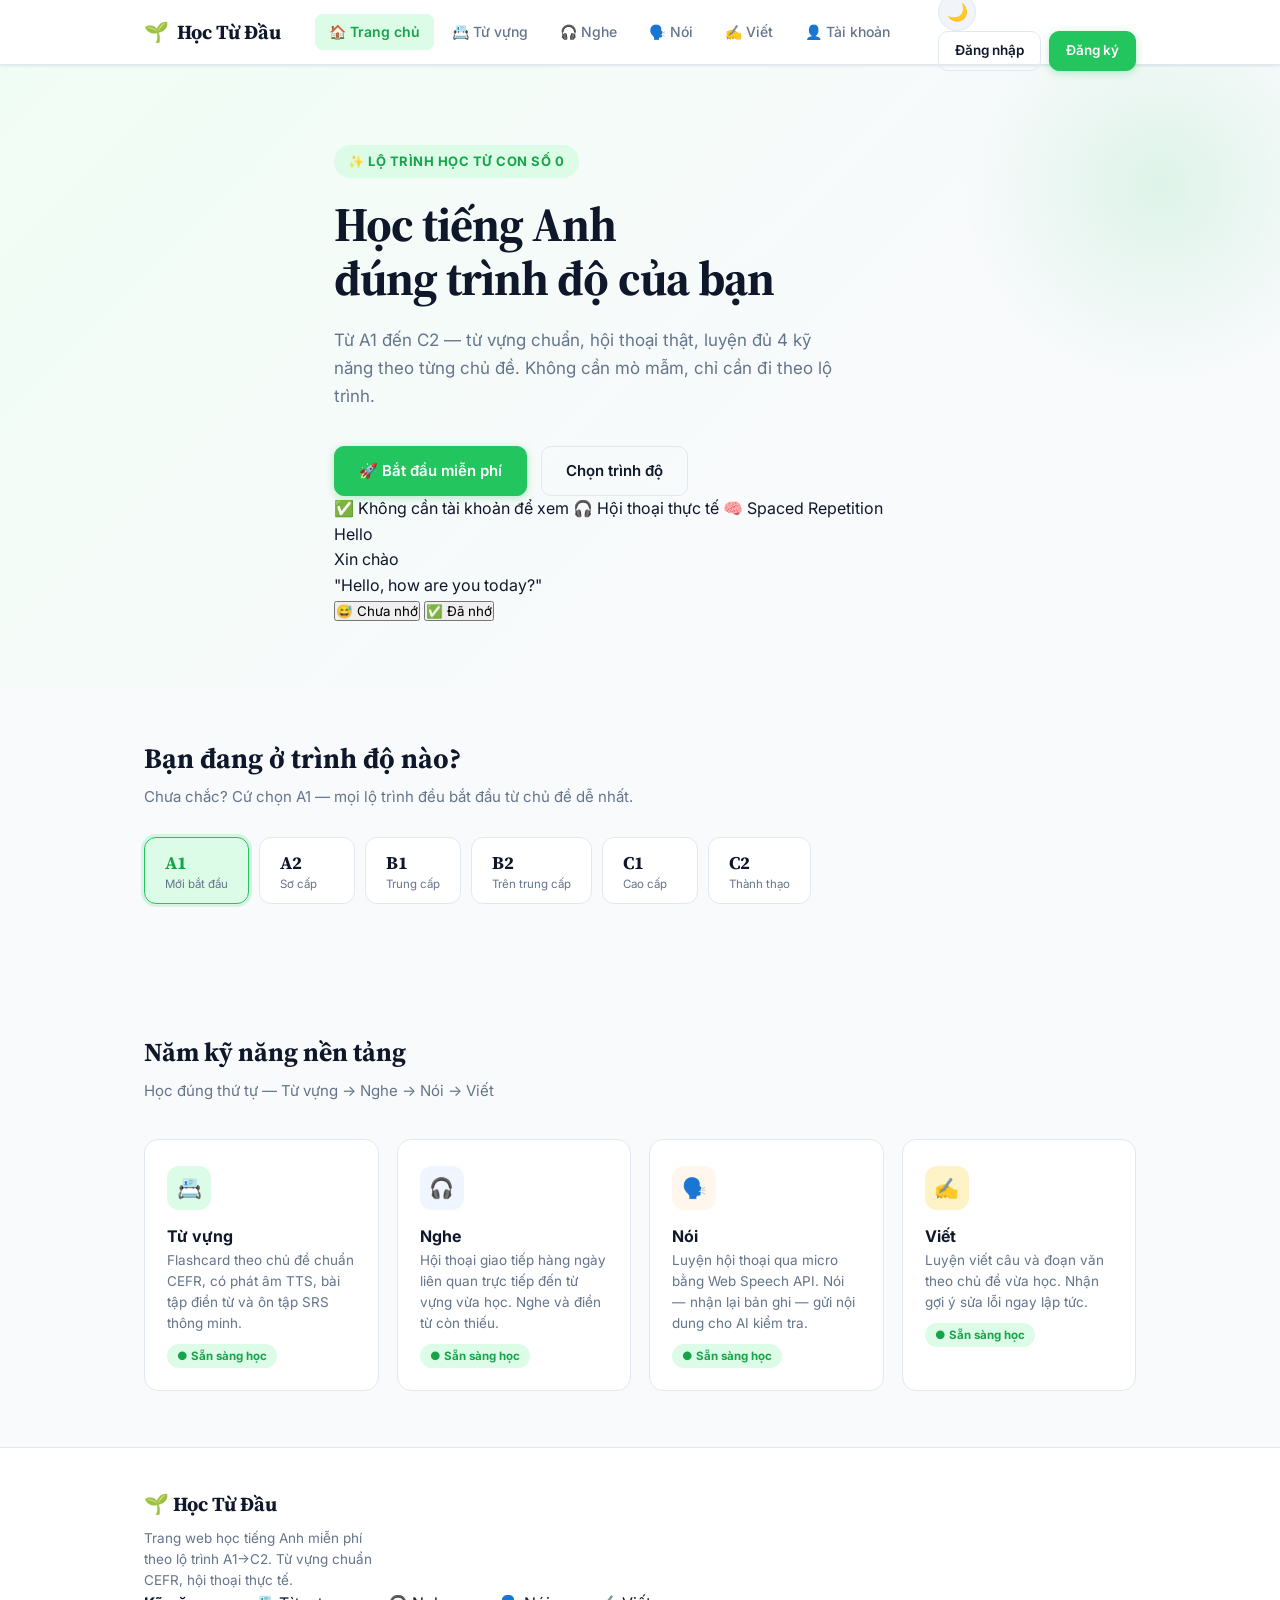
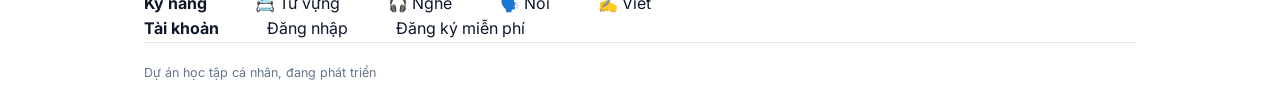
<file: index.html>
<!DOCTYPE html>
<html lang="vi" data-theme="light">

<head>
  <meta charset="UTF-8">

  <meta
    name="viewport"
    content="width=device-width, initial-scale=1.0"
  >

  <title>
    Học Từ Đầu — Lộ trình tiếng Anh A1→C2
  </title>

  <link
    rel="preconnect"
    href="https://fonts.googleapis.com"
  >

  <link
    href="https://fonts.googleapis.com/css2?family=Source+Serif+4:opsz,wght@8..60,500;8..60,600&family=Inter:wght@400;500;600;700&display=swap"
    rel="stylesheet"
  >

  <link
    rel="stylesheet"
    href="assets/css/style.css"
  >
</head>


<body>


  <!-- ═════════════════════════════ -->
  <!-- HEADER -->
  <!-- ═════════════════════════════ -->

  <header class="site-header">

    <div class="container">

      <a
        href="index.html"
        class="logo"
      >
        <span class="logo-icon">
          🌱
        </span>

        Học Từ Đầu
      </a>


      <!-- MENU MÁY TÍNH -->

      <nav>

        <ul class="nav-links">

          <li>
            <a
              href="index.html"
              class="active"
            >
              🏠 Trang chủ
            </a>
          </li>


          <li>
            <a href="pages/tu-vung.html">
              📇 Từ vựng
            </a>
          </li>


          <li>
            <a href="pages/nghe.html">
              🎧 Nghe
            </a>
          </li>


          <li>
            <a href="pages/noi.html">
              🗣️ Nói
            </a>
          </li>


          


          <li>
            <a href="pages/viet.html">
              ✍️ Viết
            </a>
          </li>


          <li>
            <a href="tai-khoan.html">
              👤 Tài khoản
            </a>
          </li>

        </ul>

      </nav>


      <!-- BÊN PHẢI HEADER -->

      <div class="header-right">

        <button
          class="theme-toggle"
          id="themeToggle"
          title="Chuyển chế độ sáng/tối"
        >

          <span class="theme-icon">
            🌙
          </span>

        </button>


        <div id="navAuthSlot"></div>


        <button
          class="mobile-menu-btn"
          id="mobileMenuBtn"
        >
          ☰
        </button>

      </div>

    </div>


    <!-- ═════════════════════════════ -->
    <!-- MOBILE MENU -->
    <!-- ═════════════════════════════ -->

    <div
      class="nav-mobile"
      id="navMobile"
    >

      <a href="index.html">
        🏠 Trang chủ
      </a>

      <a href="pages/tu-vung.html">
        📇 Từ vựng
      </a>

      <a href="pages/nghe.html">
        🎧 Nghe
      </a>

      <a href="pages/noi.html">
        🗣️ Nói
      </a>

      

      <a href="pages/viet.html">
        ✍️ Viết
      </a>

      <a href="tai-khoan.html">
        👤 Tài khoản
      </a>

    </div>

  </header>



  <!-- ═════════════════════════════ -->
  <!-- DASHBOARD -->
  <!-- Hiện khi đã đăng nhập -->
  <!-- ═════════════════════════════ -->

  <section
    class="dashboard-wrap hidden"
    id="dashboardSection"
  >

    <div class="container">

      <div class="dashboard-grid">


        <!-- Ngày liên tiếp -->

        <div class="stat-card">

          <div class="stat-icon">
            🔥
          </div>

          <div
            class="stat-value"
            id="streakCount"
          >
            0
          </div>

          <div class="stat-label">
            Ngày liên tiếp
          </div>

        </div>


        <!-- Từ đã học -->

        <div class="stat-card">

          <div class="stat-icon">
            📚
          </div>

          <div
            class="stat-value"
            id="wordsLearned"
          >
            0
          </div>

          <div class="stat-label">
            Từ đã học
          </div>

        </div>


        <!-- XP -->

        <div class="stat-card">

          <div class="stat-icon">
            ⭐
          </div>

          <div
            class="stat-value"
            id="xpCount"
          >
            0
          </div>

          <div class="stat-label">
            Điểm XP
          </div>

        </div>


        <!-- Level -->

        <div class="stat-card">

          <div class="stat-icon">
            🎯
          </div>

          <div
            class="stat-value"
            id="levelDisplay"
          >
            A1
          </div>

          <div class="stat-label">
            Trình độ hiện tại
          </div>

        </div>

      </div>



      <!-- ═════════════════════════ -->
      <!-- XP PROGRESS -->
      <!-- ═════════════════════════ -->

      <div class="xp-bar-wrap">

        <div class="xp-bar-label">

          <span>
            Tiến độ lên
            <span id="nextLevel">
              A2
            </span>
          </span>

          <span id="xpProgress">
            0 / 500 XP
          </span>

        </div>


        <div class="xp-track">

          <div
            class="xp-fill"
            id="xpFill"
            style="width: 0%"
          >
          </div>

        </div>

      </div>

    </div>

  </section>



  <!-- ═════════════════════════════ -->
  <!-- HERO -->
  <!-- Hiện khi chưa đăng nhập -->
  <!-- ═════════════════════════════ -->

  <section
    class="hero"
    id="heroSection"
  >

    <div class="container">

      <div class="hero-content">


        <p class="eyebrow">
          ✨ Lộ trình học từ con số 0
        </p>


        <h1>
          Học tiếng Anh
          <br>

          <span class="hero-highlight">
            đúng trình độ
          </span>

          của bạn
        </h1>


        <p class="hero-sub">

          Từ A1 đến C2 — từ vựng chuẩn,
          hội thoại thật, luyện đủ 4 kỹ năng
          theo từng chủ đề.

          Không cần mò mẫm,
          chỉ cần đi theo lộ trình.

        </p>


        <div class="hero-actions">

          <a
            href="signup.html"
            class="btn btn-primary"
          >
            🚀 Bắt đầu miễn phí
          </a>


          <a
            href="#chon-trinh-do"
            class="btn btn-secondary"
          >
            Chọn trình độ
          </a>

        </div>


        <div class="hero-badges">

          <span class="badge">
            ✅ Không cần tài khoản để xem
          </span>

          <span class="badge">
            🎧 Hội thoại thực tế
          </span>

          <span class="badge">
            🧠 Spaced Repetition
          </span>

        </div>

      </div>



      <!-- DEMO CARD -->

      <div class="hero-visual">

        <div class="hero-card-demo">

          <div class="demo-word">
            Hello
          </div>

          <div class="demo-vi">
            Xin chào
          </div>

          <div class="demo-example">
            "Hello, how are you today?"
          </div>


          <div class="demo-btns">

            <button class="demo-btn forget">
              😅 Chưa nhớ
            </button>

            <button class="demo-btn know">
              ✅ Đã nhớ
            </button>

          </div>

        </div>

      </div>

    </div>

  </section>



  <!-- ═════════════════════════════ -->
  <!-- CHỌN TRÌNH ĐỘ -->
  <!-- ═════════════════════════════ -->

  <section
    class="level-select-wrap"
    id="chon-trinh-do"
  >

    <div class="container">

      <h2 class="page-title">
        Bạn đang ở trình độ nào?
      </h2>


      <p class="page-sub">

        Chưa chắc?

        Cứ chọn A1 — mọi lộ trình đều
        bắt đầu từ chủ đề dễ nhất.

      </p>


      <div
        class="level-row"
        id="levelRow"
      >


        <!-- A1 -->

        <button
          class="level-pill active"
          data-level="A1"
        >

          <span class="code">
            A1
          </span>

          <span class="name">
            Mới bắt đầu
          </span>

        </button>


        <!-- A2 -->

        <button
          class="level-pill"
          data-level="A2"
        >

          <span class="code">
            A2
          </span>

          <span class="name">
            Sơ cấp
          </span>

        </button>


        <!-- B1 -->

        <button
          class="level-pill"
          data-level="B1"
        >

          <span class="code">
            B1
          </span>

          <span class="name">
            Trung cấp
          </span>

        </button>


        <!-- B2 -->

        <button
          class="level-pill"
          data-level="B2"
        >

          <span class="code">
            B2
          </span>

          <span class="name">
            Trên trung cấp
          </span>

        </button>


        <!-- C1 -->

        <button
          class="level-pill"
          data-level="C1"
        >

          <span class="code">
            C1
          </span>

          <span class="name">
            Cao cấp
          </span>

        </button>


        <!-- C2 -->

        <button
          class="level-pill"
          data-level="C2"
        >

          <span class="code">
            C2
          </span>

          <span class="name">
            Thành thạo
          </span>

        </button>

      </div>

    </div>

  </section>



  <!-- ═════════════════════════════ -->
  <!-- 5 KỸ NĂNG -->
  <!-- ═════════════════════════════ -->

  <section class="features">

    <div class="container">

      <h2 class="section-title">
        Năm kỹ năng nền tảng
      </h2>


      <p class="section-sub">
        Học đúng thứ tự —
        Từ vựng → Nghe → Nói → Viết
      </p>



      <div class="feature-grid">


        <!-- TỪ VỰNG -->

        <a
          href="pages/tu-vung.html"
          class="feature-card vocab"
        >

          <div class="icon">
            📇
          </div>

          <div class="card-body">

            <h3>
              Từ vựng
            </h3>

            <p>
              Flashcard theo chủ đề chuẩn CEFR,
              có phát âm TTS,
              bài tập điền từ và ôn tập SRS thông minh.
            </p>

          </div>


          <span class="status ready">
            ● Sẵn sàng học
          </span>

        </a>



        <!-- NGHE -->

        <a
          href="pages/nghe.html"
          class="feature-card listen"
        >

          <div class="icon">
            🎧
          </div>

          <div class="card-body">

            <h3>
              Nghe
            </h3>

            <p>
              Hội thoại giao tiếp hàng ngày
              liên quan trực tiếp đến từ vựng vừa học.
              Nghe và điền từ còn thiếu.
            </p>

          </div>


          <span class="status ready">
            ● Sẵn sàng học
          </span>

        </a>



        <!-- NÓI -->

        <a
          href="pages/noi.html"
          class="feature-card speak"
        >

          <div class="icon">
            🗣️
          </div>

          <div class="card-body">

            <h3>
              Nói
            </h3>

            <p>
              Luyện hội thoại qua micro
              bằng Web Speech API.
              Nói — nhận lại bản ghi —
              gửi nội dung cho AI kiểm tra.
            </p>

          </div>


          <span class="status ready">
            ● Sẵn sàng học
          </span>

        </a>



        
        <!-- VIẾT -->

        <a
          href="pages/viet.html"
          class="feature-card write"
        >

          <div class="icon">
            ✍️
          </div>

          <div class="card-body">

            <h3>
              Viết
            </h3>

            <p>
              Luyện viết câu và đoạn văn
              theo chủ đề vừa học.
              Nhận gợi ý sửa lỗi ngay lập tức.
            </p>

          </div>


          <span class="status ready">
            ● Sẵn sàng học
          </span>

        </a>

      </div>

    </div>

  </section>



  <!-- ═════════════════════════════ -->
  <!-- FOOTER -->
  <!-- ═════════════════════════════ -->

  <footer class="site-footer">

    <div class="container">

      <div class="footer-grid">


        <!-- BRAND -->

        <div class="footer-brand">

          <div class="logo">
            🌱 Học Từ Đầu
          </div>

          <p>
            Trang web học tiếng Anh miễn phí
            theo lộ trình A1→C2.
            Từ vựng chuẩn CEFR,
            hội thoại thực tế.
          </p>

        </div>



        <!-- KỸ NĂNG -->

        <div class="footer-links">

          <h4>
            Kỹ năng
          </h4>

          <a href="pages/tu-vung.html">
            📇 Từ vựng
          </a>

          <a href="pages/nghe.html">
            🎧 Nghe
          </a>

          <a href="pages/noi.html">
            🗣️ Nói
          </a>

          
          <a href="pages/viet.html">
            ✍️ Viết
          </a>

        </div>



        <!-- TÀI KHOẢN -->

        <div class="footer-links">

          <h4>
            Tài khoản
          </h4>

          <a href="login.html">
            Đăng nhập
          </a>

          <a href="signup.html">
            Đăng ký miễn phí
          </a>

        </div>

      </div>



      <!-- FOOTER BOTTOM -->

      <div class="footer-bottom">

        

        <span>
          Dự án học tập cá nhân, đang phát triển
        </span>

      </div>

    </div>

  </footer>



  <!-- ═════════════════════════════ -->
  <!-- AUTH.JS -->
  <!-- ═════════════════════════════ -->

  <script src="assets/js/auth.js"></script>



  <!-- ═════════════════════════════ -->
  <!-- JAVASCRIPT -->
  <!-- ═════════════════════════════ -->

  <script>


    // ═════════════════════════════
    // DARK / LIGHT MODE
    // ═════════════════════════════

    const themeToggle =
      document.getElementById('themeToggle');


    const themeIcon =
      themeToggle.querySelector('.theme-icon');


    const html =
      document.documentElement;



    // Đọc theme đã lưu

    const savedTheme =
      localStorage.getItem('htd_theme')
      || 'light';


    html.setAttribute(
      'data-theme',
      savedTheme
    );


    themeIcon.textContent =
      savedTheme === 'dark'
        ? '☀️'
        : '🌙';



    themeToggle.addEventListener(
      'click',
      () => {

        const current =
          html.getAttribute(
            'data-theme'
          );


        const next =
          current === 'dark'
            ? 'light'
            : 'dark';


        html.setAttribute(
          'data-theme',
          next
        );


        localStorage.setItem(
          'htd_theme',
          next
        );


        themeIcon.textContent =
          next === 'dark'
            ? '☀️'
            : '🌙';

      }
    );



    // ═════════════════════════════
    // MOBILE MENU
    // ═════════════════════════════

    const mobileMenuBtn =
      document.getElementById(
        'mobileMenuBtn'
      );


    const navMobile =
      document.getElementById(
        'navMobile'
      );


    mobileMenuBtn.addEventListener(
      'click',
      () => {

        navMobile.classList.toggle(
          'open'
        );

      }
    );



    // ═════════════════════════════
    // NAV AUTH
    // ═════════════════════════════

    renderNavAuth('');



    // ═════════════════════════════
    // DASHBOARD
    // ═════════════════════════════

    const session =
      getSession
        ? getSession()
        : null;



    if (session) {


      // Ẩn Hero

      document
        .getElementById(
          'heroSection'
        )
        .classList.add(
          'hidden'
        );


      // Hiện Dashboard

      document
        .getElementById(
          'dashboardSection'
        )
        .classList.remove(
          'hidden'
        );



      // ═══════════════════════════
      // LOAD STATS
      // ═══════════════════════════

      const stats =
        JSON.parse(
          localStorage.getItem(
            'htd_stats'
          ) || '{}'
        );



      document
        .getElementById(
          'streakCount'
        )
        .textContent =
          stats.streak || 0;



      document
        .getElementById(
          'wordsLearned'
        )
        .textContent =
          stats.words || 0;



      document
        .getElementById(
          'xpCount'
        )
        .textContent =
          stats.xp || 0;



      document
        .getElementById(
          'levelDisplay'
        )
        .textContent =
          session.level || 'A1';



      // ═══════════════════════════
      // XP BAR
      // ═══════════════════════════

      const xp =
        stats.xp || 0;


      const xpNeeded =
        500;


      const pct =
        Math.min(
          (xp % xpNeeded)
          /
          xpNeeded
          *
          100,
          100
        );


      document
        .getElementById(
          'xpFill'
        )
        .style.width =
          pct + '%';



      document
        .getElementById(
          'xpProgress'
        )
        .textContent =
          `${xp % xpNeeded} / ${xpNeeded} XP`;

    }



    // ═════════════════════════════
    // CHỌN TRÌNH ĐỘ
    // A1 → C2
    // ═════════════════════════════


    // Lấy session hiện tại

    const levelSession =
      getSession
        ? getSession()
        : null;



    // Nếu đã đăng nhập:
    // lấy level từ session
    //
    // Nếu chưa:
    // lấy localStorage

    let selectedLevel =
      (
        levelSession
        &&
        levelSession.level
      )
        ? levelSession.level

        : (
            localStorage.getItem(
              'hoc_tu_dau_level'
            )
            ||
            'A1'
          );



    // ═════════════════════════════
    // ACTIVE TRÌNH ĐỘ HIỆN TẠI
    // ═════════════════════════════

    document
      .querySelectorAll(
        '.level-pill'
      )
      .forEach(
        btn => {

          btn.classList.toggle(
            'active',

            btn.dataset.level
            ===
            selectedLevel
          );

        }
      );



    // Hiển thị trên Dashboard

    const dashboardLevel =
      document.getElementById(
        'levelDisplay'
      );


    if (dashboardLevel) {

      dashboardLevel.textContent =
        selectedLevel;

    }



    // ═════════════════════════════
    // KHI BẤM A1 / A2 / B1...
    // ═════════════════════════════

    document
      .querySelectorAll(
        '.level-pill'
      )
      .forEach(
        btn => {


          btn.addEventListener(
            'click',

            async () => {


              const level =
                btn.dataset.level;



              // ═══════════════════
              // ĐÃ ĐĂNG NHẬP
              // ═══════════════════

              if (
                getToken
                &&
                getToken()
              ) {


                try {


                  // Gửi sang FastAPI

                  const response =
                    await fetch(

                      `${API_BASE}/api/auth/level`,

                      {

                        method:
                          'PUT',


                        headers:
                          authHeaders(),


                        body:
                          JSON.stringify(
                            {
                              level: level
                            }
                          )

                      }

                    );



                  // Nếu FastAPI báo lỗi

                  if (
                    !response.ok
                  ) {


                    let message =
                      'Không thể cập nhật trình độ.';


                    try {


                      const errorData =
                        await response.json();


                      if (
                        errorData.detail
                      ) {

                        message =
                          errorData.detail;

                      }


                    }
                    catch (
                      error
                    ) {

                      console.log(
                        error
                      );

                    }



                    alert(
                      message
                    );


                    return;

                  }



                  // ═══════════════════
                  // FASTAPI TRẢ USER
                  // ═══════════════════

                  const user =
                    await response.json();



                  const newLevel =
                    user.level
                    ||
                    level;



                  // ═══════════════════
                  // UPDATE SESSION
                  // ═══════════════════

                  const currentSession =
                    getSession()
                    ||
                    {};



                  currentSession.level =
                    newLevel;



                  localStorage.setItem(

                    SESSION_KEY,

                    JSON.stringify(
                      currentSession
                    )

                  );



                  // ═══════════════════
                  // UPDATE LOCAL LEVEL
                  // ═══════════════════

                  localStorage.setItem(

                    'hoc_tu_dau_level',

                    newLevel

                  );



                  // ═══════════════════
                  // UPDATE DASHBOARD
                  // ═══════════════════

                  const levelDisplay =
                    document.getElementById(
                      'levelDisplay'
                    );



                  if (
                    levelDisplay
                  ) {

                    levelDisplay.textContent =
                      newLevel;

                  }



                  // ═══════════════════
                  // ACTIVE BUTTON
                  // ═══════════════════

                  document
                    .querySelectorAll(
                      '.level-pill'
                    )
                    .forEach(
                      b => {


                        b.classList.toggle(

                          'active',

                          b.dataset.level
                          ===
                          newLevel

                        );


                      }
                    );



                  console.log(

                    'Đã cập nhật trình độ vào MySQL:',

                    newLevel

                  );


                }


                catch (
                  error
                ) {


                  console.error(

                    'Lỗi cập nhật trình độ:',

                    error

                  );



                  alert(

                    'Không kết nối được FastAPI. Hãy kiểm tra server.'

                  );


                }


              }



              // ═══════════════════
              // CHƯA ĐĂNG NHẬP
              // ═══════════════════

              else {


                // Chỉ lưu localStorage

                localStorage.setItem(

                  'hoc_tu_dau_level',

                  level

                );



                // Active button

                document
                  .querySelectorAll(
                    '.level-pill'
                  )
                  .forEach(
                    b => {


                      b.classList.toggle(

                        'active',

                        b.dataset.level
                        ===
                        level

                      );


                    }
                  );



                // Update Dashboard

                const levelDisplay =
                  document.getElementById(
                    'levelDisplay'
                  );


                if (
                  levelDisplay
                ) {


                  levelDisplay.textContent =
                    level;


                }



                console.log(

                  'Chưa đăng nhập - lưu trình độ local:',

                  level

                );


              }


            }

          );


        }

      );


  </script>


</body>

</html>
</file>
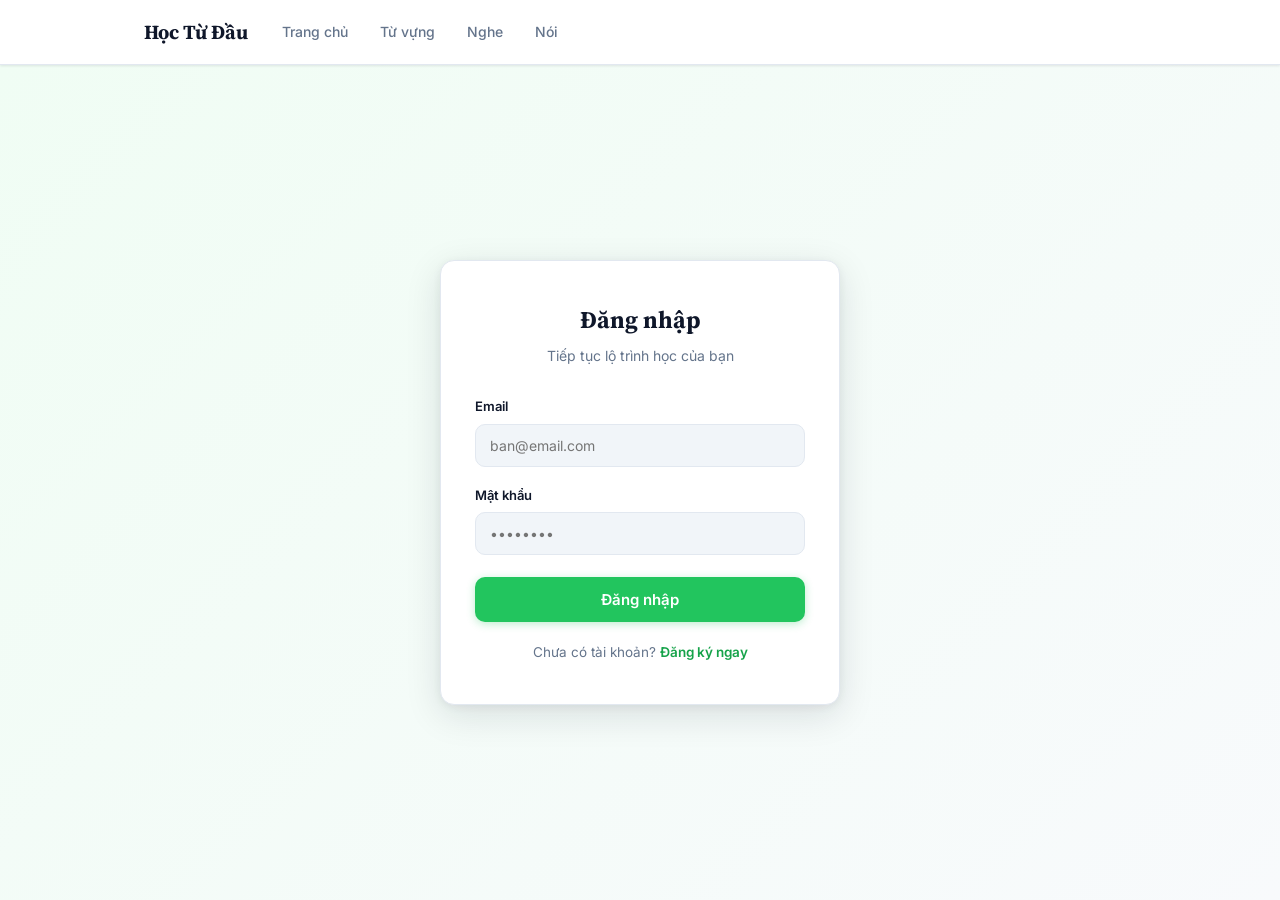
<file: login.html>
<!DOCTYPE html>
<html lang="vi">
<head>
<meta charset="UTF-8">
<meta name="viewport" content="width=device-width, initial-scale=1.0">
<title>Đăng nhập — Học Từ Đầu</title>
<link rel="preconnect" href="https://fonts.googleapis.com">
<link href="https://fonts.googleapis.com/css2?family=Source+Serif+4:opsz,wght@8..60,500;8..60,600&family=Inter:wght@400;500;600;700&display=swap" rel="stylesheet">
<link rel="stylesheet" href="assets/css/style.css">
</head>
<body>

  <header class="site-header">
    <div class="container">
      <a href="index.html" class="logo">Học Từ Đầu</a>
      <ul class="nav-links">
        <li><a href="index.html">Trang chủ</a></li>
        <li><a href="pages/tu-vung.html">Từ vựng</a></li>
        <li><a href="pages/nghe.html">Nghe</a></li>
        <li><a href="pages/noi.html">Nói</a></li>
      </ul>
    </div>
  </header>

  <div class="auth-wrap">
    <div class="auth-card">
      <h1>Đăng nhập</h1>
      <p class="auth-sub">Tiếp tục lộ trình học của bạn</p>

      <div class="auth-banner warn" id="authBanner"></div>

      <form id="loginForm">
        <div class="field">
          <label for="email">Email</label>
          <input type="email" id="email" placeholder="ban@email.com" required>
        </div>
        <div class="field">
          <label for="password">Mật khẩu</label>
          <input type="password" id="password" placeholder="••••••••" required>
        </div>
        <button type="submit" class="auth-submit">Đăng nhập</button>
      </form>

      <p class="auth-switch">
        Chưa có tài khoản? <a href="signup.html">Đăng ký ngay</a>
      </p>
    </div>
  </div>

  <script src="assets/js/auth.js"></script>
  <script>
    const banner  = document.getElementById('authBanner');
    const btnSubmit = document.querySelector('.auth-submit');

    document.getElementById('loginForm').addEventListener('submit', async (e) => {
      e.preventDefault();

      // Hiện trạng thái đang tải
      btnSubmit.textContent = 'Đang đăng nhập…';
      btnSubmit.disabled = true;
      banner.classList.remove('show');

      const email    = document.getElementById('email').value.trim();
      const password = document.getElementById('password').value;

      // loginUser giờ là async — phải dùng await
      const result = await loginUser(email, password);

      if (result.ok) {
        window.location.href = 'index.html';
        return;
      }

      // Hiện thông báo lỗi từ server
      banner.textContent = result.message || 'Email hoặc mật khẩu không đúng.';
      banner.classList.add('show');

      // Khôi phục nút
      btnSubmit.textContent = 'Đăng nhập';
      btnSubmit.disabled = false;
    });
  </script>

</body>
</html>
</file>
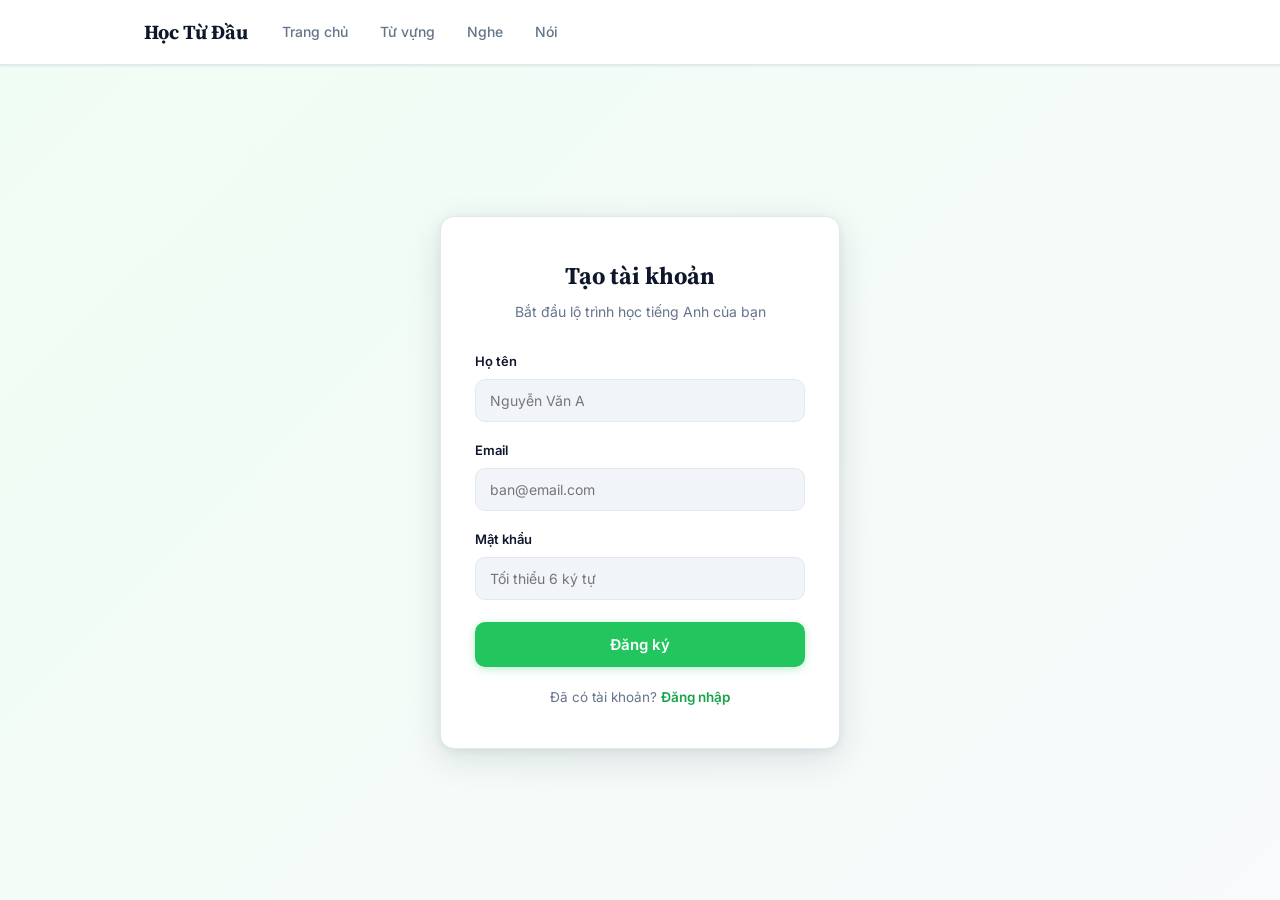
<file: signup.html>
<!DOCTYPE html>
<html lang="vi">
<head>
<meta charset="UTF-8">
<meta name="viewport" content="width=device-width, initial-scale=1.0">
<title>Đăng ký — Học Từ Đầu</title>
<link rel="preconnect" href="https://fonts.googleapis.com">
<link href="https://fonts.googleapis.com/css2?family=Source+Serif+4:opsz,wght@8..60,500;8..60,600&family=Inter:wght@400;500;600;700&display=swap" rel="stylesheet">
<link rel="stylesheet" href="assets/css/style.css">
</head>
<body>

  <header class="site-header">
    <div class="container">
      <a href="index.html" class="logo">Học Từ Đầu</a>
      <ul class="nav-links">
        <li><a href="index.html">Trang chủ</a></li>
        <li><a href="pages/tu-vung.html">Từ vựng</a></li>
        <li><a href="pages/nghe.html">Nghe</a></li>
        <li><a href="pages/noi.html">Nói</a></li>
      </ul>
    </div>
  </header>

  <div class="auth-wrap">
    <div class="auth-card">
      <h1>Tạo tài khoản</h1>
      <p class="auth-sub">Bắt đầu lộ trình học tiếng Anh của bạn</p>

      <div class="auth-banner warn" id="authBanner"></div>

      <form id="signupForm">
        <div class="field">
          <label for="name">Họ tên</label>
          <input type="text" id="name" placeholder="Nguyễn Văn A" required>
        </div>
        <div class="field">
          <label for="email">Email</label>
          <input type="email" id="email" placeholder="ban@email.com" required>
        </div>
        <div class="field">
          <label for="password">Mật khẩu</label>
          <input type="password" id="password" placeholder="Tối thiểu 6 ký tự" required minlength="6">
        </div>
        <button type="submit" class="auth-submit">Đăng ký</button>
      </form>

      <p class="auth-switch">
        Đã có tài khoản? <a href="login.html">Đăng nhập</a>
      </p>
    </div>
  </div>

  <script src="assets/js/auth.js"></script>
  <script>
    const banner    = document.getElementById('authBanner');
    const btnSubmit = document.querySelector('.auth-submit');

    document.getElementById('signupForm').addEventListener('submit', async (e) => {
      e.preventDefault();

      // Hiện trạng thái đang tải
      btnSubmit.textContent = 'Đang tạo tài khoản…';
      btnSubmit.disabled = true;
      banner.classList.remove('show');

      const name     = document.getElementById('name').value.trim();
      const email    = document.getElementById('email').value.trim();
      const password = document.getElementById('password').value;

      // registerUser giờ là async — phải dùng await
      const result = await registerUser(name, email, password);

      if (result.ok) {
        window.location.href = 'index.html';
        return;
      }

      banner.textContent = result.message || 'Đăng ký thất bại.';
      banner.classList.add('show');

      // Khôi phục nút
      btnSubmit.textContent = 'Đăng ký';
      btnSubmit.disabled = false;
    });
  </script>

</body>
</html>
</file>
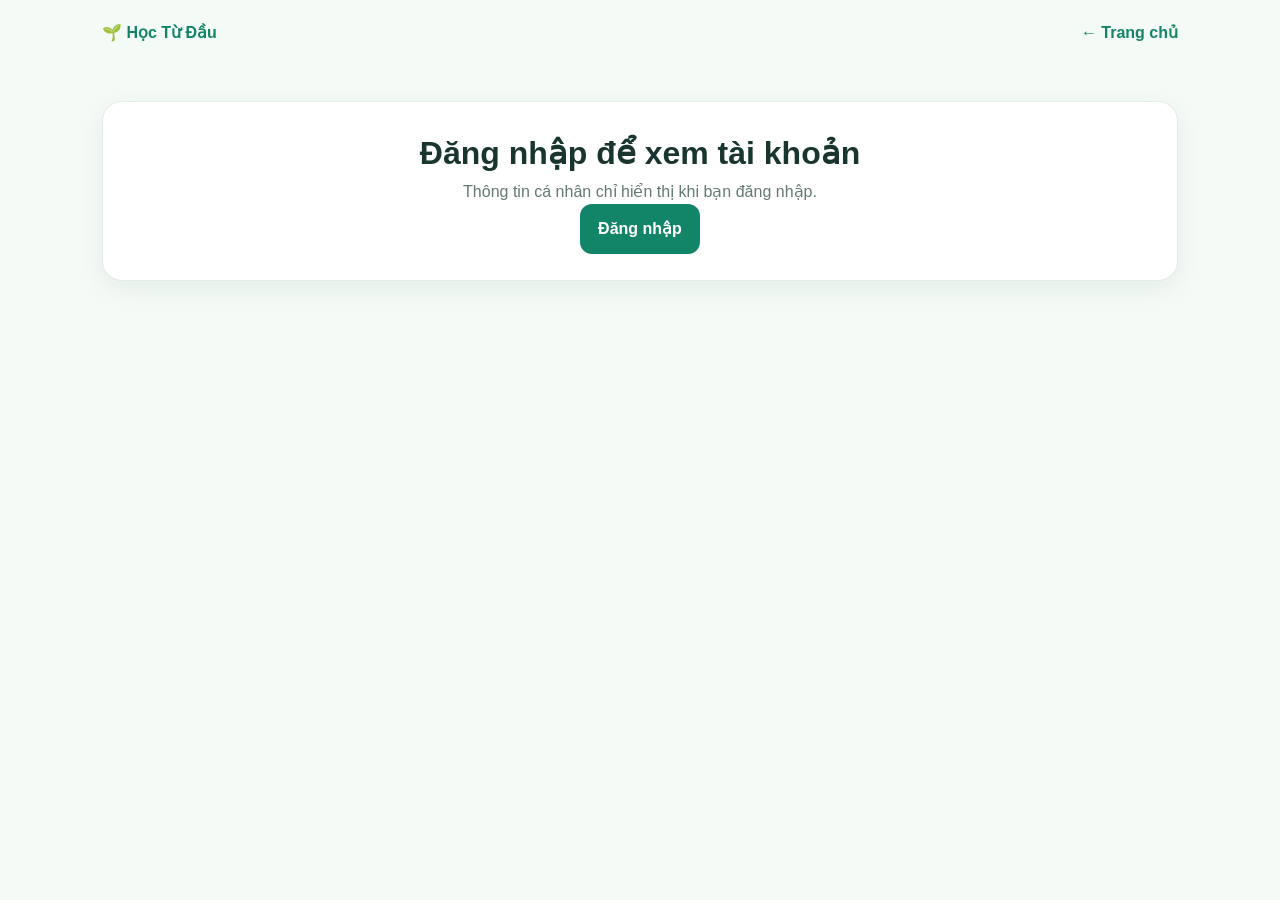
<file: tai-khoan.html>
<!DOCTYPE html>
<html lang="vi" data-theme="light"><head><meta charset="UTF-8"><meta name="viewport" content="width=device-width, initial-scale=1"><title>Tài khoản cá nhân | Học Từ Đầu</title><link rel="stylesheet" href="assets/css/style.css">
<style>
:root{--pc:#128467;--ink:#18362f;--muted:#647970;--line:#e0ece6;--bg:#f4faf6}body{background:var(--bg);color:var(--ink);font-family:Inter,Arial,sans-serif}.profile-wrap{max-width:1120px;margin:0 auto;padding:35px 22px 70px}.profile-head{background:linear-gradient(120deg,#0b795c,#22a17c);border-radius:24px;padding:34px;color:white;display:flex;align-items:center;gap:24px;box-shadow:0 15px 35px #0d715b24}.profile-avatar{width:82px;height:82px;border-radius:22px;display:grid;place-items:center;background:#ffffff38;font-size:40px;font-weight:800}.profile-head h1{font-size:30px;margin:0 0 8px}.profile-head p{opacity:.9;margin:0}.pill{display:inline-block;border-radius:99px;background:#ffffff36;padding:8px 14px;margin-top:12px;font-weight:700}.profile-grid{display:grid;grid-template-columns:1.1fr .9fr;gap:22px;margin-top:24px}.pcard{background:white;border:1px solid var(--line);border-radius:20px;padding:26px;box-shadow:0 8px 25px #153d2810}.pcard h2{font-size:20px;margin:0 0 18px}.info-row{padding:13px 0;border-bottom:1px solid var(--line);display:flex;justify-content:space-between;gap:15px}.info-row span{color:var(--muted)}.info-row strong{overflow-wrap:anywhere;text-align:right}.levels{display:flex;flex-wrap:wrap;gap:9px}.levels button{border:1px solid #cbded4;border-radius:11px;padding:10px 16px;background:white;cursor:pointer;color:var(--ink);font-weight:700}.levels button.selected{background:var(--pc);color:white;border-color:var(--pc)}.muted{color:var(--muted);line-height:1.6}.skill{margin:18px 0}.skill-top{display:flex;justify-content:space-between;margin-bottom:8px;font-weight:600}.bar{height:11px;background:#e9f1ec;border-radius:20px;overflow:hidden}.bar i{height:100%;background:#27a681;display:block;border-radius:20px}.quick{display:grid;grid-template-columns:repeat(2,1fr);gap:12px}.quick a{border:1px solid var(--line);padding:16px;border-radius:14px;text-decoration:none;color:var(--ink);background:#f7fbf8;font-weight:650}.quick a:hover{border-color:var(--pc)}.btn-p{border:0;border-radius:12px;padding:12px 18px;background:var(--pc);color:white;cursor:pointer;font-weight:700}.status{min-height:24px;margin-top:12px}.hint{background:#f0f7f3;border-radius:12px;padding:12px;margin-top:18px;font-size:13px}.navmini{display:flex;justify-content:space-between;align-items:center;max-width:1120px;margin:auto;padding:20px 22px}.navmini a{text-decoration:none;color:var(--pc);font-weight:700}#private{display:none}@media(max-width:740px){.profile-grid{grid-template-columns:1fr}.profile-head{padding:23px;gap:14px}.profile-avatar{width:58px;height:58px;font-size:28px}.profile-head h1{font-size:22px}.pcard{padding:19px}.info-row{display:block}.info-row strong{display:block;text-align:left;margin-top:6px}}
</style></head><body><div class="navmini"><a href="index.html">🌱 Học Từ Đầu</a><a href="index.html">← Trang chủ</a></div><main class="profile-wrap"><div id="needLogin" class="pcard" style="display:none;text-align:center"><h1>Đăng nhập để xem tài khoản</h1><p class="muted">Thông tin cá nhân chỉ hiển thị khi bạn đăng nhập.</p><a class="btn-p" href="login.html" style="display:inline-block;text-decoration:none">Đăng nhập</a></div><div id="private"><section class="profile-head"><div class="profile-avatar" id="avatar">?</div><div><h1>Xin chào, <span id="nameTop">Người học</span> 👋</h1><p>Hành trình học tiếng Anh của bạn</p><span class="pill" id="levelBadge">Trình độ A1</span></div></section><div class="profile-grid"><section class="pcard"><h2>👤 Thông tin tài khoản</h2><div class="info-row"><span>Họ tên</span><strong id="fullName">—</strong></div><div class="info-row"><span>Email</span><strong id="email">—</strong></div><div class="info-row"><span>Mã người dùng</span><strong id="userId">—</strong></div><div class="info-row"><span>Trình độ hiện tại</span><strong id="levelInfo">—</strong></div><p class="hint">Thông tin trên được lấy từ API tài khoản, không hiển thị mật khẩu.</p></section><section class="pcard"><h2>🎯 Trình độ tiếng Anh</h2><p class="muted">Chọn trình độ phù hợp. Thay đổi sẽ được lưu vào cơ sở dữ liệu MySQL.</p><div class="levels" id="levelOptions"></div><p class="status" id="levelStatus" role="status"></p></section><section class="pcard"><h2>📊 Tiến độ học tập</h2><p class="muted">Dự án hiện chưa lưu số bài hoàn thành và điểm số vào cơ sở dữ liệu. Khi bổ sung chức năng ghi kết quả học, biểu đồ tiến độ sẽ hiển thị tại đây.</p><div class="skill"><div class="skill-top"><span>Bài học đã hoàn thành</span><span>Chưa có dữ liệu</span></div><div class="bar"><i style="width:0%"></i></div></div><div class="skill"><div class="skill-top"><span>Điểm luyện tập</span><span>Chưa có dữ liệu</span></div><div class="bar"><i style="width:0%"></i></div></div><p class="hint">Không tính số liệu giả hoặc coi số lần mở trang là hoàn thành bài học.</p></section><section class="pcard"><h2>📚 Tiếp tục học</h2><div class="quick"><a href="pages/tu-vung.html">📇 Từ vựng →</a><a href="pages/nghe.html">🎧 Luyện nghe →</a><a href="pages/noi.html">🎤 Luyện nói →</a><a href="pages/viet.html">✍️ Luyện viết →</a><a href="pages/doc.html">📖 Luyện đọc →</a><a href="index.html#chon-trinh-do">🎓 Lộ trình →</a></div><button id="logout" class="btn-p" style="margin-top:22px;background:#647970">Đăng xuất</button></section></div></div></main><script src="assets/js/auth.js"></script><script>
const token=getToken(),loginBox=document.getElementById('needLogin'),privateBox=document.getElementById('private');let currentLevel='A1';
function putText(id,value){document.getElementById(id).textContent=value??'—'}
function renderLevels(){const box=document.getElementById('levelOptions');box.replaceChildren();for(const level of ['A1','A2','B1','B2','C1','C2']){const b=document.createElement('button');b.textContent=level;b.className=level===currentLevel?'selected':'';b.setAttribute('aria-pressed',String(level===currentLevel));b.onclick=()=>updateLevel(level);box.append(b)}}
function showUser(user){putText('nameTop',user.name);putText('fullName',user.name);putText('email',user.email);putText('userId',user.id);currentLevel=user.level||'A1';putText('levelBadge','Trình độ '+currentLevel);putText('levelInfo',currentLevel);putText('avatar',(user.name||'?').trim().charAt(0).toUpperCase());renderLevels();privateBox.style.display='block'}
async function updateLevel(level){const status=document.getElementById('levelStatus');status.textContent='Đang lưu...';try{const res=await fetch(`${API_BASE}/api/auth/level`,{method:'PUT',headers:authHeaders(),body:JSON.stringify({level})});if(!res.ok)throw new Error('Không thể cập nhật trình độ');const user=await res.json();showUser(user);const session=getSession();if(session){session.level=user.level;localStorage.setItem(SESSION_KEY,JSON.stringify(session))}status.textContent='✓ Đã lưu trình độ '+user.level+' vào cơ sở dữ liệu.'}catch(e){status.textContent='Không lưu được. Hãy kiểm tra FastAPI và MySQL.'}}
async function load(){if(!token){loginBox.style.display='block';return}try{const res=await fetch(`${API_BASE}/api/auth/me`,{headers:authHeaders()});if(res.status===401||res.status===403){clearSession();loginBox.style.display='block';return}if(!res.ok)throw Error('Server error');showUser(await res.json())}catch(e){loginBox.style.display='block';loginBox.querySelector('p').textContent='Không tải được tài khoản. Hãy chạy MySQL và FastAPI, sau đó tải lại trang.'}}
document.getElementById('logout').onclick=()=>{clearSession();location.href='login.html'};load();
</script></body></html>
</file>
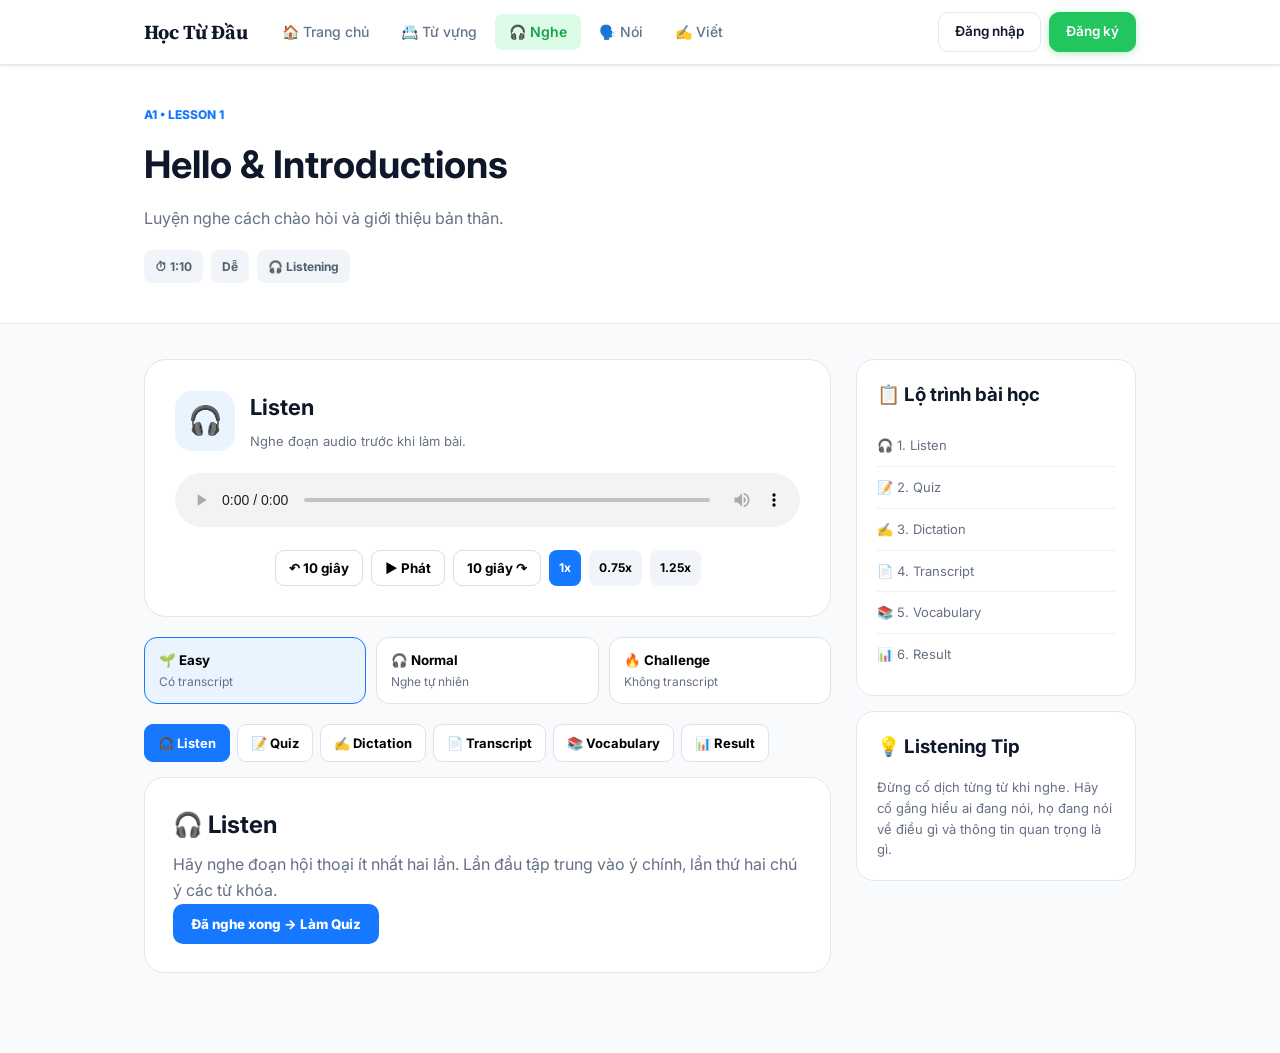
<file: pages/nghe-bai-hoc.html>
<!DOCTYPE html>
<html lang="vi">

<head>

    <meta charset="UTF-8">

    <meta
        name="viewport"
        content="width=device-width, initial-scale=1.0"
    >

    <title>Học Listening - Học Từ Đầu</title>

    <link rel="preconnect" href="https://fonts.googleapis.com">
    <link href="https://fonts.googleapis.com/css2?family=Source+Serif+4:opsz,wght@8..60,500;8..60,600&family=Inter:wght@400;500;600;700&display=swap" rel="stylesheet">
    <link
        rel="stylesheet"
        href="../assets/css/style.css"
    >

    <style>

        * {
            box-sizing: border-box;
        }

        /* Header/logo/nav giờ dùng chung style.css với các trang bai-hoc
           khác (tu-vung-bai-hoc.html, noi-bai-hoc.html) để đồng bộ giao
           diện — không override lại body/.container/.logo ở đây nữa. */

        /* TOP */

        .lesson-top {
            background: white;
            padding: 40px 0;
            border-bottom: 1px solid #e5eaf0;
        }

        .lesson-label {
            color: #1677ff;
            font-size: 12px;
            font-weight: 800;
            margin-bottom: 10px;
        }

        .lesson-top h1 {
            margin: 0 0 10px;
            font-size: 38px;
        }

        .lesson-description {
            margin: 0;
            color: #667085;
            line-height: 1.7;
            max-width: 700px;
        }

        .lesson-meta {
            display: flex;
            gap: 8px;
            flex-wrap: wrap;
            margin-top: 18px;
        }

        .pill {
            background: #f1f5f9;
            padding: 7px 11px;
            border-radius: 8px;
            color: #526071;
            font-size: 12px;
            font-weight: 700;
        }

        /* MAIN */

        .main {
            padding: 35px 0 80px;
        }

        .layout {
            display: grid;
            grid-template-columns: 1fr 280px;
            gap: 25px;
            align-items: start;
        }

        /* AUDIO */

        .audio-card {
            background: white;
            border: 1px solid #e1e7ef;
            border-radius: 22px;
            padding: 30px;
            margin-bottom: 20px;
        }

        .audio-header {
            display: flex;
            gap: 15px;
            align-items: center;
            margin-bottom: 22px;
        }

        .audio-icon {
            width: 60px;
            height: 60px;
            border-radius: 17px;
            background: #eaf4ff;
            display: grid;
            place-items: center;
            font-size: 28px;
        }

        .audio-header h2 {
            margin: 0 0 5px;
            font-size: 22px;
        }

        .audio-header p {
            margin: 0;
            color: #667085;
            font-size: 13px;
        }

        .audio-player {
            width: 100%;
        }

        .audio-buttons {
            display: flex;
            justify-content: center;
            gap: 8px;
            margin-top: 15px;
            flex-wrap: wrap;
        }

        .audio-btn {
            border: 1px solid #d8e0ea;
            background: white;
            padding: 9px 13px;
            border-radius: 9px;
            cursor: pointer;
            font-weight: 700;
        }

        .audio-btn:hover {
            border-color: #1677ff;
            color: #1677ff;
        }

        .speed {
            background: #f1f5f9;
            border: 0;
            padding: 8px 10px;
            border-radius: 8px;
            cursor: pointer;
            font-size: 12px;
            font-weight: 700;
        }

        .speed.active {
            background: #1677ff;
            color: white;
        }

        /* MODES */

        .modes {
            display: grid;
            grid-template-columns: repeat(3, 1fr);
            gap: 10px;
            margin-bottom: 20px;
        }

        .mode {
            border: 1px solid #dce3ec;
            background: white;
            border-radius: 13px;
            padding: 14px;
            cursor: pointer;
            text-align: left;
        }

        .mode strong {
            display: block;
            margin-bottom: 5px;
        }

        .mode span {
            color: #667085;
            font-size: 12px;
        }

        .mode.active {
            background: #eaf4ff;
            border-color: #1677ff;
        }

        /* TABS */

        .tabs {
            display: flex;
            gap: 7px;
            overflow-x: auto;
            margin-bottom: 15px;
        }

        .tab {
            white-space: nowrap;
            border: 1px solid #dce3ec;
            background: white;
            border-radius: 9px;
            padding: 10px 13px;
            cursor: pointer;
            font-size: 13px;
            font-weight: 700;
        }

        .tab.active {
            background: #1677ff;
            border-color: #1677ff;
            color: white;
        }

        /* CONTENT */

        .content-section {
            display: none;
            background: white;
            border: 1px solid #e1e7ef;
            border-radius: 20px;
            padding: 28px;
        }

        .content-section.active {
            display: block;
        }

        .content-section h2 {
            margin: 0 0 8px;
        }

        .content-section > p {
            color: #667085;
            line-height: 1.6;
        }

        /* QUIZ */

        .question {
            background: #f8fafc;
            border-radius: 14px;
            padding: 18px;
            margin-bottom: 12px;
        }

        .q-number {
            color: #1677ff;
            font-size: 12px;
            font-weight: 800;
        }

        .q-text {
            margin: 8px 0;
            font-weight: 700;
            line-height: 1.5;
        }

        .option {
            display: flex;
            gap: 9px;
            background: white;
            border: 1px solid #dce3ec;
            padding: 10px;
            border-radius: 9px;
            margin-top: 7px;
            cursor: pointer;
        }

        .submit {
            border: none;
            background: #1677ff;
            color: white;
            padding: 12px 18px;
            border-radius: 10px;
            cursor: pointer;
            font-weight: 800;
        }

        .quiz-result {
            margin-top: 15px;
            padding: 15px;
            border-radius: 12px;
            background: #eef9f2;
            color: #176b35;
            display: none;
        }

        .quiz-result.show {
            display: block;
        }

        /* DICTATION */

        textarea {
            width: 100%;
            min-height: 140px;
            padding: 13px;
            border: 1px solid #d6e0ea;
            border-radius: 10px;
            resize: vertical;
            font-family: inherit;
            font-size: 15px;
            margin: 15px 0;
        }

        textarea:focus {
            outline: 2px solid #c8e0ff;
            border-color: #1677ff;
        }

        .dictation-result {
            margin-top: 15px;
            padding: 15px;
            background: #f8fafc;
            border-radius: 12px;
            display: none;
            line-height: 1.6;
        }

        .dictation-result.show {
            display: block;
        }

        /* TRANSCRIPT */

        .transcript {
            background: #f8fafc;
            border-radius: 15px;
            padding: 18px;
            line-height: 1.8;
        }

        .line {
            padding: 10px;
            border-radius: 8px;
            cursor: pointer;
        }

        .line:hover {
            background: #eaf4ff;
        }

        .line-number {
            color: #1677ff;
            font-weight: 800;
        }

        /* VOCABULARY */

        .vocab {
            display: grid;
            gap: 10px;
        }

        .word {
            border: 1px solid #e1e7ef;
            border-radius: 12px;
            padding: 15px;
        }

        .word strong {
            font-size: 17px;
        }

        .meaning {
            color: #667085;
            margin-top: 5px;
        }

        .example {
            color: #526071;
            font-size: 13px;
            margin-top: 7px;
        }

        /* RESULT */

        .final-result {
            text-align: center;
        }

        .final-score {
            font-size: 60px;
            color: #1677ff;
            font-weight: 800;
        }

        .final-result p {
            max-width: 600px;
            margin: 10px auto;
        }

        .complete {
            margin-top: 20px;
            border: none;
            background: #1677ff;
            color: white;
            padding: 13px 20px;
            border-radius: 10px;
            cursor: pointer;
            font-weight: 800;
        }

        /* SIDEBAR */

        .sidebar-card {
            background: white;
            border: 1px solid #e1e7ef;
            border-radius: 18px;
            padding: 20px;
            margin-bottom: 15px;
        }

        .sidebar-card h3 {
            margin: 0 0 15px;
        }

        .sidebar-step {
            padding: 10px 0;
            border-bottom: 1px solid #edf1f5;
            color: #667085;
            font-size: 13px;
        }

        .sidebar-step:last-child {
            border-bottom: none;
        }

        .tip {
            color: #667085;
            line-height: 1.6;
            font-size: 13px;
        }

        /* RESPONSIVE */

        @media (max-width: 850px) {

            .layout {
                grid-template-columns: 1fr;
            }

            .modes {
                grid-template-columns: 1fr;
            }

        }

        @media (max-width: 600px) {

            .lesson-top h1 {
                font-size: 30px;
            }

            .audio-card,
            .content-section {
                padding: 20px;
            }

        }

    </style>

</head>


<body>


<header class="site-header">
  <div class="container">
    <a href="../index.html" class="logo">Học Từ Đầu</a>
    <ul class="nav-links">
      <li><a href="../index.html">🏠 Trang chủ</a></li>
      <li><a href="tu-vung.html">📇 Từ vựng</a></li>
      <li><a href="nghe.html" class="active">🎧 Nghe</a></li>
      <li><a href="noi.html">🗣️ Nói</a></li>
      <li><a href="viet.html">✍️ Viết</a></li>
    </ul>
    <div id="navAuthSlot"></div>
  </div>
</header>


<!-- LESSON INFORMATION -->

<section class="lesson-top">

    <div class="container">

        <div
            class="lesson-label"
            id="lessonLevel"
        >
            A1 • LESSON 1
        </div>

        <h1 id="lessonTitle">
            Hello & Introductions
        </h1>

        <p
            class="lesson-description"
            id="lessonDescription"
        >
            Luyện nghe cách chào hỏi và giới thiệu bản thân.
        </p>


        <div class="lesson-meta">

            <span
                class="pill"
                id="lessonDuration"
            >
                ⏱ 1:10
            </span>

            <span
                class="pill"
                id="lessonDifficulty"
            >
                Dễ
            </span>

            <span class="pill">
                🎧 Listening
            </span>

        </div>

    </div>

</section>


<main class="main">

    <div class="container">

        <div class="layout">


            <!-- LEFT -->

            <div>


                <!-- AUDIO -->

                <section class="audio-card">

                    <div class="audio-header">

                        <div class="audio-icon">
                            🎧
                        </div>

                        <div>

                            <h2>
                                Listen
                            </h2>

                            <p>
                                Nghe đoạn audio trước khi làm bài.
                            </p>

                        </div>

                    </div>


                    <audio
                        id="audioPlayer"
                        class="audio-player"
                        controls
                    ></audio>


                    <div class="audio-buttons">

                        <button
                            class="audio-btn"
                            id="back10"
                        >
                            ↶ 10 giây
                        </button>

                        <button
                            class="audio-btn"
                            id="play"
                        >
                            ▶ Phát
                        </button>

                        <button
                            class="audio-btn"
                            id="forward10"
                        >
                            10 giây ↷
                        </button>


                        <button
                            class="speed active"
                            data-speed="1"
                        >
                            1x
                        </button>

                        <button
                            class="speed"
                            data-speed="0.75"
                        >
                            0.75x
                        </button>

                        <button
                            class="speed"
                            data-speed="1.25"
                        >
                            1.25x
                        </button>

                    </div>

                </section>


                <!-- MODE -->

                <div class="modes">

                    <button
                        class="mode active"
                        data-mode="easy"
                    >

                        <strong>
                            🌱 Easy
                        </strong>

                        <span>
                            Có transcript
                        </span>

                    </button>


                    <button
                        class="mode"
                        data-mode="normal"
                    >

                        <strong>
                            🎧 Normal
                        </strong>

                        <span>
                            Nghe tự nhiên
                        </span>

                    </button>


                    <button
                        class="mode"
                        data-mode="challenge"
                    >

                        <strong>
                            🔥 Challenge
                        </strong>

                        <span>
                            Không transcript
                        </span>

                    </button>

                </div>


                <!-- TABS -->

                <div class="tabs">

                    <button
                        class="tab active"
                        data-section="listen"
                    >
                        🎧 Listen
                    </button>

                    <button
                        class="tab"
                        data-section="quiz"
                    >
                        📝 Quiz
                    </button>

                    <button
                        class="tab"
                        data-section="dictation"
                    >
                        ✍️ Dictation
                    </button>

                    <button
                        class="tab"
                        data-section="transcript"
                    >
                        📄 Transcript
                    </button>

                    <button
                        class="tab"
                        data-section="vocabulary"
                    >
                        📚 Vocabulary
                    </button>

                    <button
                        class="tab"
                        data-section="result"
                    >
                        📊 Result
                    </button>

                </div>


                <!-- LISTEN -->

                <section
                    class="content-section active"
                    id="section-listen"
                >

                    <h2>
                        🎧 Listen
                    </h2>

                    <p>
                        Hãy nghe đoạn hội thoại ít nhất
                        hai lần. Lần đầu tập trung vào ý chính,
                        lần thứ hai chú ý các từ khóa.
                    </p>

                    <button
                        class="submit"
                        id="goQuiz"
                    >
                        Đã nghe xong → Làm Quiz
                    </button>

                </section>


                <!-- QUIZ -->

                <section
                    class="content-section"
                    id="section-quiz"
                >

                    <h2>
                        📝 Comprehension Quiz
                    </h2>

                    <p>
                        Kiểm tra xem bạn có hiểu nội dung
                        đoạn nghe hay không.
                    </p>


                    <form id="quizForm">

                        <div id="quizContainer"></div>

                        <button
                            class="submit"
                            type="submit"
                        >
                            Kiểm tra đáp án
                        </button>

                    </form>


                    <div
                        class="quiz-result"
                        id="quizResult"
                    ></div>

                </section>


                <!-- DICTATION -->

                <section
                    class="content-section"
                    id="section-dictation"
                >

                    <h2>
                        ✍️ Dictation
                    </h2>

                    <p>
                        Nghe và viết lại câu bạn nghe được.
                    </p>


                    <textarea
                        id="dictationInput"
                        placeholder="Type what you hear..."
                    ></textarea>


                    <button
                        class="submit"
                        id="checkDictation"
                    >
                        Kiểm tra
                    </button>


                    <div
                        class="dictation-result"
                        id="dictationResult"
                    ></div>

                </section>


                <!-- TRANSCRIPT -->

                <section
                    class="content-section"
                    id="section-transcript"
                >

                    <h2>
                        📄 Transcript
                    </h2>

                    <p>
                        Nhấn vào một câu để nghe lại câu đó.
                    </p>


                    <div
                        class="transcript"
                        id="transcript"
                    ></div>

                </section>


                <!-- VOCABULARY -->

                <section
                    class="content-section"
                    id="section-vocabulary"
                >

                    <h2>
                        📚 Vocabulary
                    </h2>

                    <p>
                        Từ vựng quan trọng trong bài nghe.
                    </p>


                    <div
                        class="vocab"
                        id="vocab"
                    ></div>

                </section>


                <!-- RESULT -->

                <section
                    class="content-section"
                    id="section-result"
                >

                    <div class="final-result">

                        <h2>
                            📊 Kết quả bài học
                        </h2>

                        <div
                            class="final-score"
                            id="finalScore"
                        >
                            0
                        </div>

                        <p id="finalMessage">
                            Hãy hoàn thành Quiz để xem điểm.
                        </p>


                        <button
                            class="complete"
                            id="completeLesson"
                        >
                            ✓ Hoàn thành bài học
                        </button>

                    </div>

                </section>


            </div>


            <!-- SIDEBAR -->

            <aside>


                <div class="sidebar-card">

                    <h3>
                        📋 Lộ trình bài học
                    </h3>

                    <div class="sidebar-step">
                        🎧 1. Listen
                    </div>

                    <div class="sidebar-step">
                        📝 2. Quiz
                    </div>

                    <div class="sidebar-step">
                        ✍️ 3. Dictation
                    </div>

                    <div class="sidebar-step">
                        📄 4. Transcript
                    </div>

                    <div class="sidebar-step">
                        📚 5. Vocabulary
                    </div>

                    <div class="sidebar-step">
                        📊 6. Result
                    </div>

                </div>


                <div class="sidebar-card">

                    <h3>
                        💡 Listening Tip
                    </h3>

                    <p class="tip">
                        Đừng cố dịch từng từ khi nghe.
                        Hãy cố gắng hiểu ai đang nói,
                        họ đang nói về điều gì và thông tin
                        quan trọng là gì.
                    </p>

                </div>

            </aside>


        </div>

    </div>

</main>


<script src="../assets/js/auth.js"></script>
<script src="../assets/js/nghe-bai-hoc.js"></script>
<script>
  if (typeof renderNavAuth === 'function') {
    renderNavAuth('../');
  }
</script>

</body>

</html>
</file>
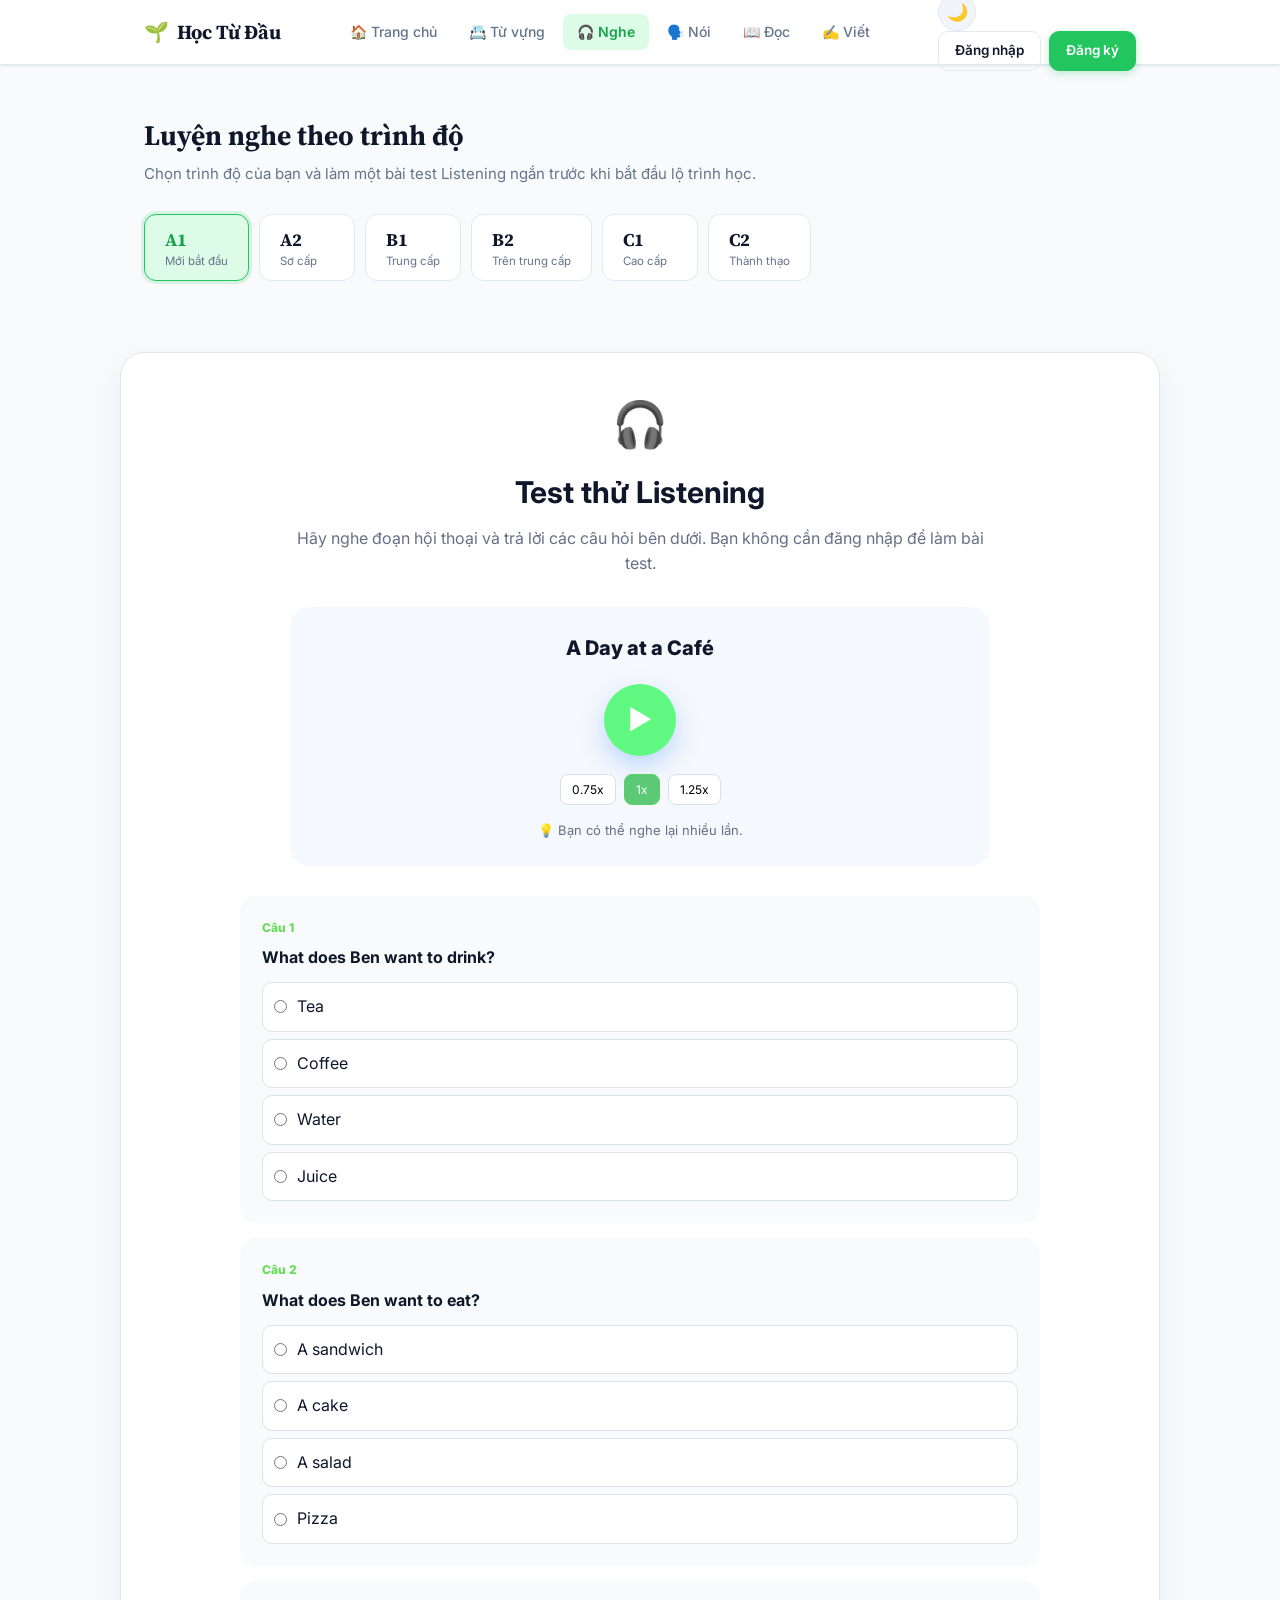
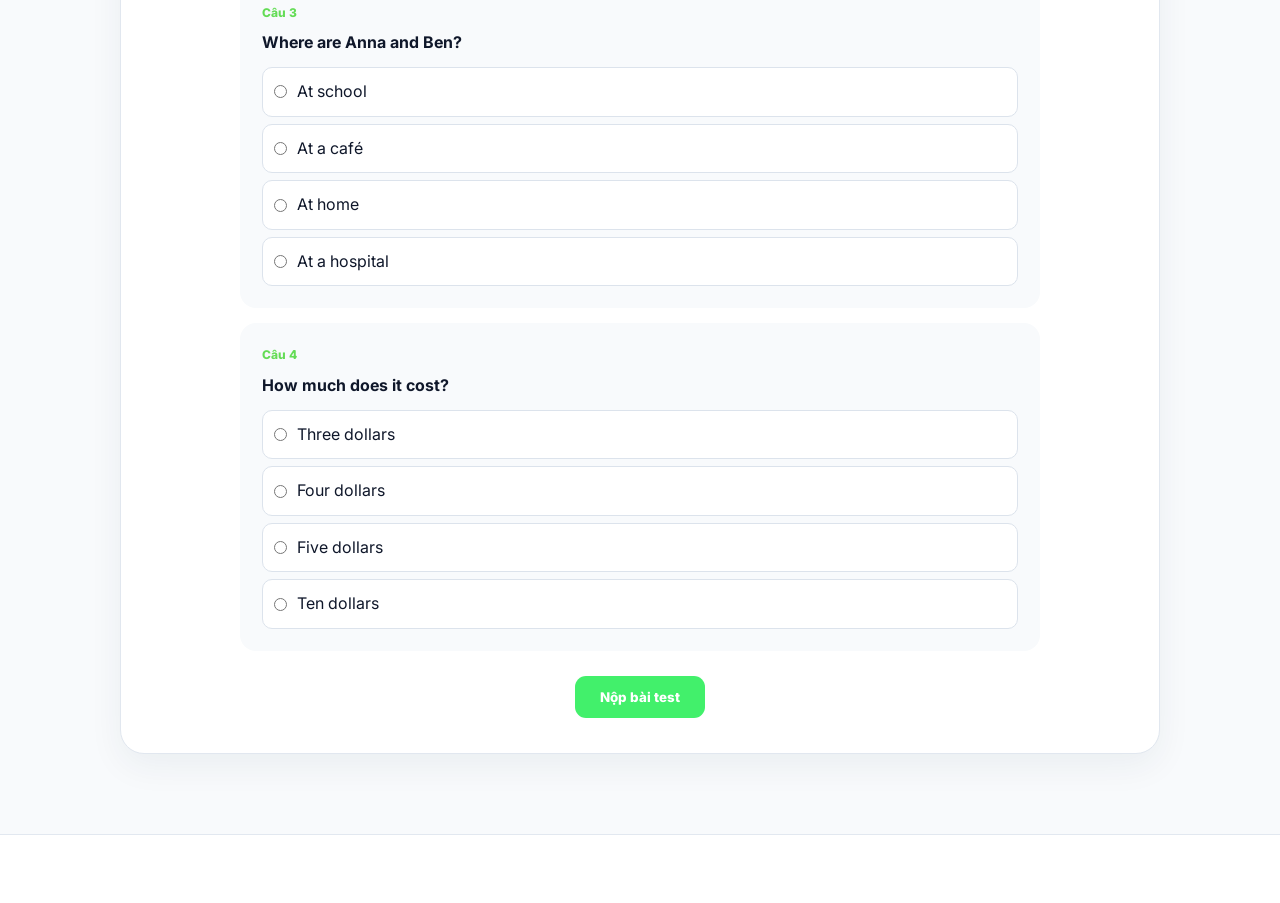
<file: pages/nghe.html>
<!DOCTYPE html>
<html lang="vi" data-theme="light">
<head>
<meta charset="UTF-8">
<meta name="viewport" content="width=device-width, initial-scale=1.0">
<title>Nghe — Học Từ Đầu</title>
<link rel="preconnect" href="https://fonts.googleapis.com">
<link href="https://fonts.googleapis.com/css2?family=Source+Serif+4:opsz,wght@8..60,500;8..60,600&family=Inter:wght@400;500;600;700&display=swap" rel="stylesheet">
<link rel="stylesheet" href="../assets/css/style.css">

<!--
  Chỉ còn CSS riêng cho phần TEST LISTENING ở đây (audio player, câu hỏi,
  kết quả) — phần header / nav / chọn trình độ giờ dùng chung style.css
  với các trang tu-vung.html, nghe.html, noi.html, viet.html để đồng bộ
  giao diện toàn site (trước đây trang này tự định nghĩa lại header, màu
  nền, font riêng nên nhìn khác hẳn các trang còn lại).
-->
<style>
  /* ================= TEST LISTENING (riêng trang này) ================= */

  .test-section {
      padding: 15px 0 80px;
  }

  .test-card {
      background: #fff;
      border: 1px solid #e1e7ef;
      border-radius: 24px;
      padding: 35px;
      box-shadow: 0 12px 35px rgba(25,45,75,.06);
  }

  .test-heading {
      text-align: center;
      max-width: 700px;
      margin: 0 auto 30px;
  }

  .test-heading .icon {
      font-size: 45px;
      margin-bottom: 8px;
  }

  .test-heading h2 {
      margin: 0 0 10px;
      font-size: 30px;
  }

  .test-heading p {
      margin: 0;
      color: #667085;
      line-height: 1.6;
  }

  /* ================= AUDIO ================= */

  .audio-box {
      max-width: 700px;
      margin: 0 auto 30px;
      background: #f5f8fc;
      border-radius: 20px;
      padding: 25px;
      text-align: center;
  }

  .audio-title {
      font-size: 20px;
      font-weight: 800;
      margin-bottom: 20px;
  }

  .audio-main-btn {
      width: 72px;
      height: 72px;
      border-radius: 50%;
      border: none;
      background: #5ff981;
      color: white;
      font-size: 27px;
      cursor: pointer;
      box-shadow: 0 10px 25px rgba(22,119,255,.25);
  }

  .audio-main-btn:hover {
      transform: scale(1.05);
  }

  .audio-controls {
      margin-top: 18px;
      display: flex;
      justify-content: center;
      gap: 8px;
      flex-wrap: wrap;
  }

  .speed-btn {
      border: 1px solid #d8e0ea;
      background: white;
      border-radius: 8px;
      padding: 7px 11px;
      cursor: pointer;
      font-size: 12px;
  }

  .speed-btn.active {
      background: #5bc975;
      color: white;
      border-color: #5ad262;
  }

  .audio-note {
      margin-top: 15px;
      color: #667085;
      font-size: 13px;
  }

  /* ================= QUESTIONS ================= */

  .questions {
      max-width: 800px;
      margin: auto;
  }

  .question {
      padding: 22px;
      background: #f8fafc;
      border-radius: 16px;
      margin-bottom: 15px;
  }

  .question-number {
      color: #64dc56;
      font-size: 12px;
      font-weight: 800;
      margin-bottom: 8px;
  }

  .question-text {
      font-size: 16px;
      font-weight: 700;
      margin-bottom: 13px;
      line-height: 1.5;
  }

  .option {
      display: flex;
      align-items: center;
      gap: 10px;
      background: white;
      border: 1px solid #dce3ec;
      border-radius: 10px;
      padding: 11px;
      margin-top: 7px;
      cursor: pointer;
  }

  .option:hover {
      border-color: #16ff68;
  }

  .option input {
      accent-color: #16ff22;
  }

  .submit-btn {
      display: block;
      margin: 25px auto 0;
      border: none;
      background: #42f06b;
      color: white;
      padding: 13px 25px;
      border-radius: 11px;
      font-weight: 800;
      cursor: pointer;
  }

  .submit-btn:hover {
      background: #49cd71;
  }

  /* ================= RESULT ================= */

  .result {
      display: none;
      max-width: 700px;
      margin: 30px auto 0;
      background: #f7fbff;
      border: 1px solid #cfe3ff;
      border-radius: 20px;
      padding: 30px;
      text-align: center;
  }

  .result.show {
      display: block;
  }

  .score {
      font-size: 55px;
      font-weight: 800;
      color: #5dc469;
  }

  .result h3 {
      margin: 5px 0 10px;
      font-size: 24px;
  }

  .result p {
      color: #667085;
      line-height: 1.6;
  }

  .result-buttons {
      display: flex;
      justify-content: center;
      gap: 10px;
      flex-wrap: wrap;
      margin-top: 20px;
  }

  .result-btn {
      text-decoration: none;
      padding: 12px 18px;
      border-radius: 10px;
      font-weight: 700;
      font-size: 14px;
  }

  .result-btn.primary {
      background: #69ce53;
      color: white;
  }

  .result-btn.secondary {
      background: #eaf1f8;
      color: #344054;
  }

  @media (max-width: 800px) {
      .test-card {
          padding: 22px;
      }
  }

  @media (max-width: 500px) {
      .test-heading h2 {
          font-size: 25px;
      }

      .audio-box {
          padding: 20px;
      }
  }
</style>
</head>
<body>

  <header class="site-header">
    <div class="container">
      <a href="../index.html" class="logo"><span class="logo-icon">🌱</span> Học Từ Đầu</a>
      <nav>
        <ul class="nav-links">
          <li><a href="../index.html">🏠 Trang chủ</a></li>
          <li><a href="tu-vung.html">📇 Từ vựng</a></li>
          <li><a href="nghe.html" class="active">🎧 Nghe</a></li>
          <li><a href="noi.html">🗣️ Nói</a></li>
          <li><a href="doc.html">📖 Đọc</a></li>
          <li><a href="viet.html">✍️ Viết</a></li>
        </ul>
      </nav>
      <div class="header-right">
        <button class="theme-toggle" id="themeToggle"><span class="theme-icon">🌙</span></button>
        <div id="navAuthSlot"></div>
      </div>
    </div>
  </header>

  <section class="level-select-wrap">
    <div class="container">
      <h2 class="page-title">Luyện nghe theo trình độ</h2>
      <p class="page-sub">Chọn trình độ của bạn và làm một bài test Listening ngắn trước khi bắt đầu lộ trình học.</p>
      <div class="level-row" id="levelRow">
        <button class="level-pill level-btn active" data-level="A1"><span class="code level-code">A1</span><span class="name level-name">Mới bắt đầu</span></button>
        <button class="level-pill level-btn" data-level="A2"><span class="code level-code">A2</span><span class="name level-name">Sơ cấp</span></button>
        <button class="level-pill level-btn" data-level="B1"><span class="code level-code">B1</span><span class="name level-name">Trung cấp</span></button>
        <button class="level-pill level-btn" data-level="B2"><span class="code level-code">B2</span><span class="name level-name">Trên trung cấp</span></button>
        <button class="level-pill level-btn" data-level="C1"><span class="code level-code">C1</span><span class="name level-name">Cao cấp </span></button>
        <button class="level-pill level-btn" data-level="C2"><span class="code level-code">C2</span><span class="name level-name">Thành thạo</span></button>
      </div>
    </div>
  </section>

  <section class="test-section container">

    <div class="test-card">

      <div class="test-heading">
        <div class="icon">🎧</div>
        <h2>Test thử Listening</h2>
        <p>Hãy nghe đoạn hội thoại và trả lời các câu hỏi bên dưới. Bạn không cần đăng nhập để làm bài test.</p>
      </div>

      <!-- AUDIO -->
      <div class="audio-box">
        <div class="audio-title" id="testTitle">A Day at a Café</div>

        <button class="audio-main-btn" id="testPlayBtn">▶</button>

        <div class="audio-controls">
          <button class="speed-btn" data-speed="0.75">0.75x</button>
          <button class="speed-btn active" data-speed="1">1x</button>
          <button class="speed-btn" data-speed="1.25">1.25x</button>
        </div>

        <div class="audio-note">💡 Bạn có thể nghe lại nhiều lần.</div>
      </div>

      <!-- QUESTIONS -->
      <form id="testForm">
        <div class="questions" id="questions"></div>
        <button type="submit" class="submit-btn">Nộp bài test</button>
      </form>

      <!-- RESULT -->
      <div class="result" id="testResult">
        <div class="score" id="score">0/100</div>
        <h3 id="resultTitle">Kết quả</h3>
        <p id="resultDescription"></p>

        <div class="result-buttons">
          <a href="nghe-bai-hoc.html?lesson=a1-lesson-1" class="result-btn primary" id="startLearningBtn">🎧 Bắt đầu học</a>
          <button type="button" class="result-btn secondary" id="retryBtn">🔄 Làm lại</button>
        </div>
      </div>

    </div>

  </section>

  <footer class="site-footer">
    <div class="container"></div>
  </footer>

  <script src="../assets/js/auth.js"></script>
  <script src="../assets/js/nghe-bai-hoc.js"></script>
  <script>
    // Dark/Light mode
    const _st = localStorage.getItem('htd_theme') || 'light';
    document.documentElement.setAttribute('data-theme', _st);
    const _ti = document.querySelector('.theme-icon');
    if(_ti) _ti.textContent = _st === 'dark' ? '☀️' : '🌙';
    document.getElementById('themeToggle').addEventListener('click', () => {
      const c = document.documentElement.getAttribute('data-theme');
      const n = c === 'dark' ? 'light' : 'dark';
      document.documentElement.setAttribute('data-theme', n);
      localStorage.setItem('htd_theme', n);
      document.querySelector('.theme-icon').textContent = n === 'dark' ? '☀️' : '🌙';
    });

    if (typeof renderNavAuth === 'function') {
      renderNavAuth('../');
    }
  </script>
</body>
</html>
</file>
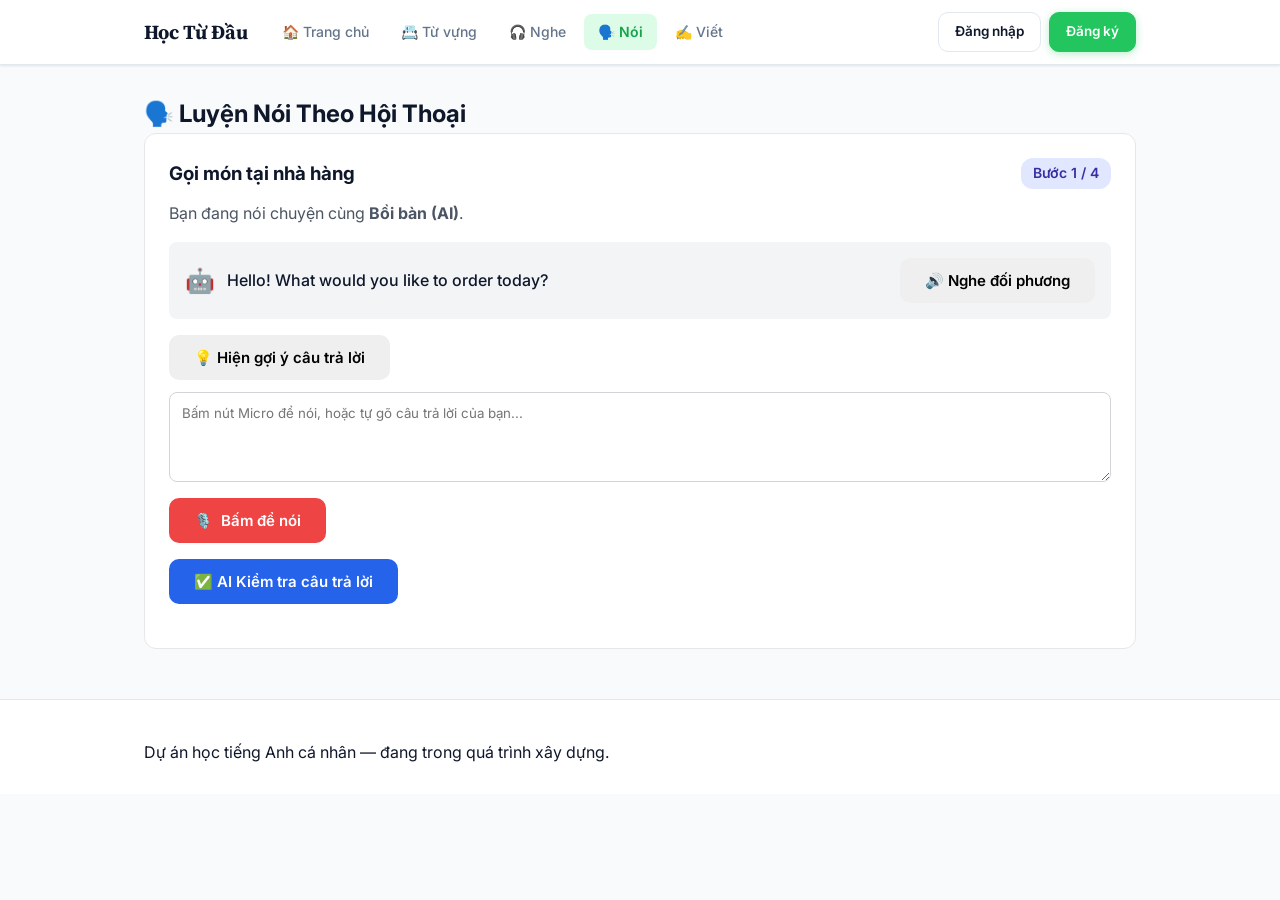
<file: pages/noi-bai-hoc.html>
<!DOCTYPE html>
<html lang="vi">
<head>
<meta charset="UTF-8">
<meta name="viewport" content="width=device-width, initial-scale=1.0">
<title>Luyện Nói — Học Từ Đầu</title>
<link rel="preconnect" href="https://fonts.googleapis.com">
<link href="https://fonts.googleapis.com/css2?family=Source+Serif+4:opsz,wght@8..60,500;8..60,600&family=Inter:wght@400;500;600;700&display=swap" rel="stylesheet">
<link rel="stylesheet" href="../assets/css/style.css">
</head>
<body>

  <header class="site-header">
    <div class="container">
      <a href="../index.html" class="logo">Học Từ Đầu</a>
      <ul class="nav-links">
        <li><a href="../index.html">🏠 Trang chủ</a></li>
        <li><a href="tu-vung.html">📇 Từ vựng</a></li>
        <li><a href="nghe.html">🎧 Nghe</a></li>
        <li><a href="noi.html" class="active">🗣️ Nói</a></li>
        <li><a href="viet.html">✍️ Viết</a></li>
      </ul>
      <div id="navAuthSlot"></div>
    </div>
  </header>

  <main class="container" style="padding-top: 30px; padding-bottom: 50px;">
    <section class="speaking-section">
      <h2 id="speakingTitle" class="page-title">🗣️ Luyện Nói Theo Hội Thoại</h2>
      
      <!-- Khu vực hiển thị kịch bản hội thoại -->
      <div id="speakingPracticeRoot"></div>
    </section>
  </main>

  <footer class="site-footer">
    <div class="container">
      Dự án học tiếng Anh cá nhân — đang trong quá trình xây dựng.
    </div>
  </footer>

  <script src="../assets/js/auth.js"></script>
  <script src="../assets/js/noi-bai-hoc.js"></script>
  <script>
    if (typeof renderNavAuth === 'function') {
      renderNavAuth('../');
    }
  </script>

</body>
</html>
</file>
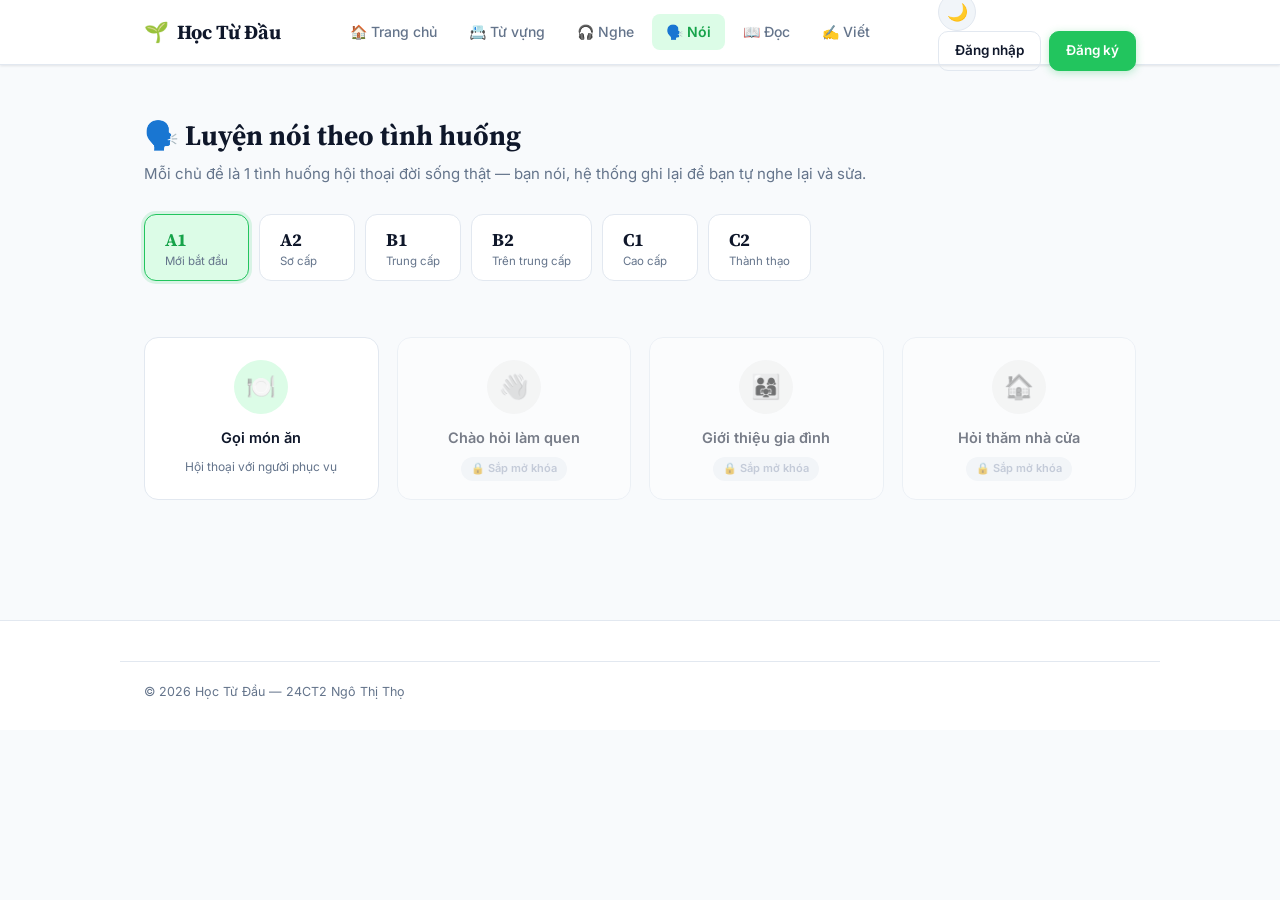
<file: pages/noi.html>
<!DOCTYPE html>
<html lang="vi" data-theme="light">
<head>
<meta charset="UTF-8">
<meta name="viewport" content="width=device-width, initial-scale=1.0">
<title>Nói — Học Từ Đầu</title>
<link rel="preconnect" href="https://fonts.googleapis.com">
<link href="https://fonts.googleapis.com/css2?family=Source+Serif+4:opsz,wght@8..60,500;8..60,600&family=Inter:wght@400;500;600;700&display=swap" rel="stylesheet">
<link rel="stylesheet" href="../assets/css/style.css">
</head>
<body>

  <header class="site-header">
    <div class="container">
      <a href="../index.html" class="logo"><span class="logo-icon">🌱</span> Học Từ Đầu</a>
      <nav>
        <ul class="nav-links">
          <li><a href="../index.html">🏠 Trang chủ</a></li>
          <li><a href="tu-vung.html">📇 Từ vựng</a></li>
          <li><a href="nghe.html">🎧 Nghe</a></li>
          <li><a href="noi.html" class="active">🗣️ Nói</a></li>
          <li><a href="doc.html">📖 Đọc</a></li>
          <li><a href="viet.html">✍️ Viết</a></li>
        </ul>
      </nav>
      <div class="header-right">
        <button class="theme-toggle" id="themeToggle"><span class="theme-icon">🌙</span></button>
        <div id="navAuthSlot"></div>
      </div>
    </div>
  </header>

  <section class="level-select-wrap">
    <div class="container">
      <h2 class="page-title">🗣️ Luyện nói theo tình huống</h2>
      <p class="page-sub">Mỗi chủ đề là 1 tình huống hội thoại đời sống thật — bạn nói, hệ thống ghi lại để bạn tự nghe lại và sửa.</p>
      <div class="level-row" id="levelRow">
        <button class="level-pill active" data-level="A1"><span class="code">A1</span><span class="name">Mới bắt đầu</span></button>
        <button class="level-pill" data-level="A2"><span class="code">A2</span><span class="name">Sơ cấp</span></button>
        <button class="level-pill" data-level="B1"><span class="code">B1</span><span class="name">Trung cấp</span></button>
        <button class="level-pill" data-level="B2"><span class="code">B2</span><span class="name">Trên trung cấp</span></button>
        <button class="level-pill" data-level="C1"><span class="code">C1</span><span class="name">Cao cấp</span></button>
        <button class="level-pill" data-level="C2"><span class="code">C2</span><span class="name">Thành thạo</span></button>
      </div>
    </div>
  </section>

  <section class="container" style="padding-bottom: 60px;">
    <div class="topic-grid" id="topicGrid"></div>
  </section>

  <footer class="site-footer">
    <div class="container footer-bottom">
      <span>© 2026 Học Từ Đầu — 24CT2 Ngô Thị Thọ</span>
    </div>
  </footer>

  <script src="../assets/js/auth.js"></script>
  <script>
    // Dark/Light mode
    const _st = localStorage.getItem('htd_theme') || 'light';
    document.documentElement.setAttribute('data-theme', _st);
    document.querySelector('.theme-icon').textContent = _st === 'dark' ? '☀️' : '🌙';
    document.getElementById('themeToggle').addEventListener('click', () => {
      const c = document.documentElement.getAttribute('data-theme');
      const n = c === 'dark' ? 'light' : 'dark';
      document.documentElement.setAttribute('data-theme', n);
      localStorage.setItem('htd_theme', n);
      document.querySelector('.theme-icon').textContent = n === 'dark' ? '☀️' : '🌙';
    });

    renderNavAuth('../');

    const topicsByLevel = {
      A1: [
        { emoji: '🍽️', name: 'Gọi món ăn', meta: 'Hội thoại với người phục vụ', href: 'noi-bai-hoc.html' },
        { emoji: '👋', name: 'Chào hỏi làm quen', meta: 'Giới thiệu bản thân', href: null },
        { emoji: '👨‍👩‍👧', name: 'Giới thiệu gia đình', meta: 'Nói về người thân', href: null },
        { emoji: '🏠', name: 'Hỏi thăm nhà cửa', meta: 'Mô tả nơi ở', href: null }
      ],
      A2: [
        { emoji: '🧭', name: 'Hỏi đường', meta: 'Chỉ đường & hỏi vị trí', href: null },
        { emoji: '🛒', name: 'Đi mua sắm', meta: 'Hỏi giá, chọn hàng', href: null },
        { emoji: '☕', name: 'Gọi đồ uống', meta: 'Tại quán cà phê', href: null }
      ],
      B1: [
        { emoji: '🏨', name: 'Đặt phòng khách sạn', meta: 'Check-in / Check-out', href: null },
        { emoji: '💼', name: 'Phỏng vấn xin việc', meta: 'Tự giới thiệu chuyên nghiệp', href: null }
      ],
      B2: [{ emoji: '😠', name: 'Phàn nàn dịch vụ', meta: 'Giải quyết vấn đề', href: null }],
      C1: [{ emoji: '🤝', name: 'Đàm phán hợp đồng', meta: 'Kinh doanh chuyên nghiệp', href: null }],
      C2: [{ emoji: '🎤', name: 'Thuyết trình học thuật', meta: 'Presentation skills', href: null }]
    };

    function renderTopics(level) {
      const topics = topicsByLevel[level] || [];
      const grid   = document.getElementById('topicGrid');
      if (topics.length === 0) {
        grid.innerHTML = `<p style="grid-column:1/-1;text-align:center;color:var(--ink-soft);padding:40px 0;">Đang cập nhật nội dung...</p>`;
        return;
      }
      grid.innerHTML = topics.map(t => {
        if (t.href) {
          return `<a href="${t.href}" class="topic-card unlocked">
            <div class="emoji">${t.emoji}</div><h3>${t.name}</h3>
            <span class="meta">${t.meta}</span></a>`;
        }
        return `<div class="topic-card locked">
          <div class="emoji">${t.emoji}</div><h3>${t.name}</h3>
          <span class="lock-tag">🔒 Sắp mở khóa</span></div>`;
      }).join('');
    }

    document.querySelectorAll('.level-pill').forEach(btn => {
      btn.addEventListener('click', () => {
        document.querySelectorAll('.level-pill').forEach(b => b.classList.remove('active'));
        btn.classList.add('active');
        renderTopics(btn.dataset.level);
      });
    });

    renderTopics('A1');
  </script>
</body>
</html>
</file>
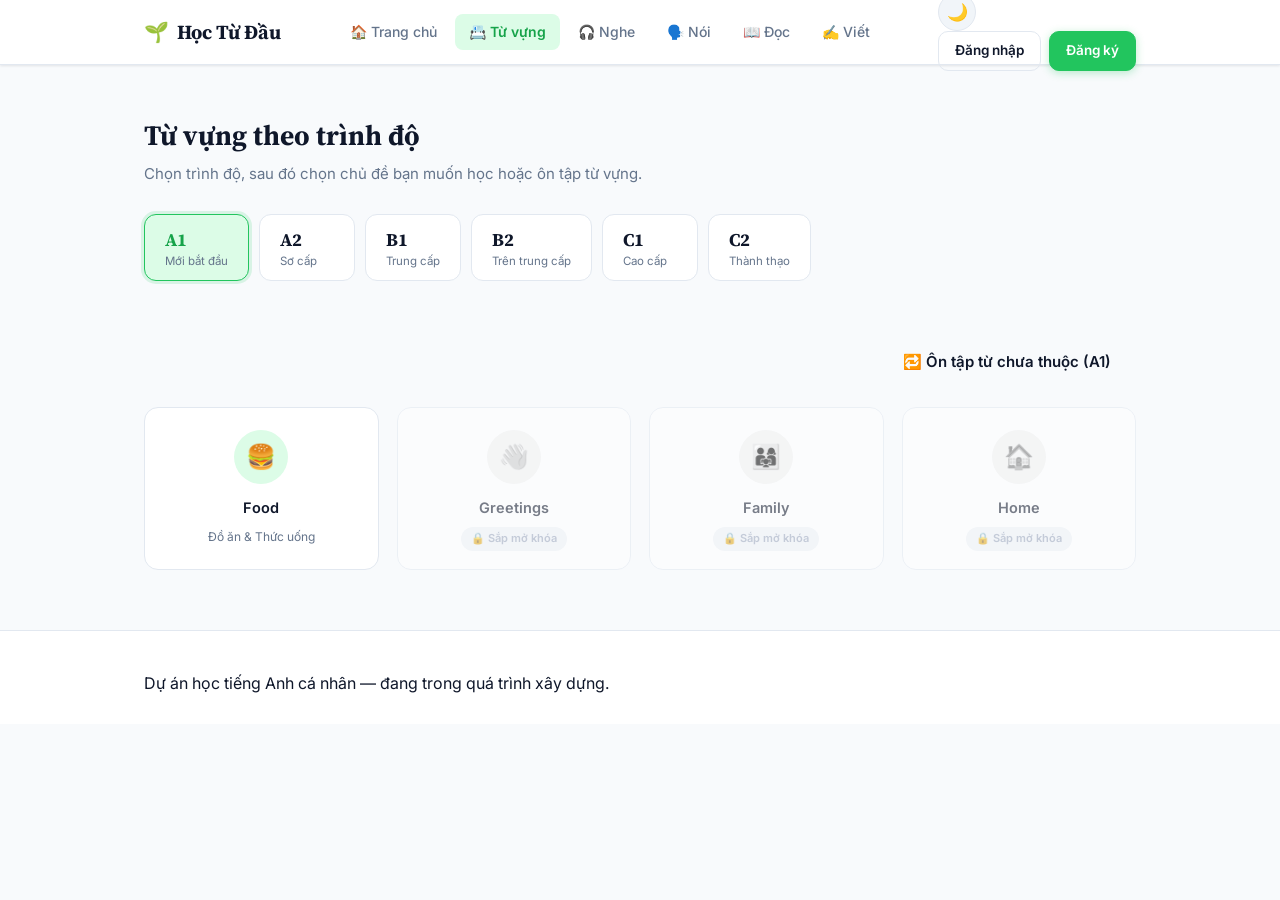
<file: pages/tu-vung.html>
<!DOCTYPE html>
<html lang="vi" data-theme="light">
<head>
<meta charset="UTF-8">
<meta name="viewport" content="width=device-width, initial-scale=1.0">
<title>Từ Vựng — Học Từ Đầu</title>
<link rel="preconnect" href="https://fonts.googleapis.com">
<link href="https://fonts.googleapis.com/css2?family=Source+Serif+4:opsz,wght@8..60,500;8..60,600&family=Inter:wght@400;500;600;700&display=swap" rel="stylesheet">
<link rel="stylesheet" href="../assets/css/style.css">
</head>
<body>

  <header class="site-header">
    <div class="container">
      <a href="../index.html" class="logo"><span class="logo-icon">🌱</span> Học Từ Đầu</a>
      <nav>
        <ul class="nav-links">
          <li><a href="../index.html">🏠 Trang chủ</a></li>
          <li><a href="tu-vung.html" class="active">📇 Từ vựng</a></li>
          <li><a href="nghe.html">🎧 Nghe</a></li>
          <li><a href="noi.html">🗣️ Nói</a></li>
          <li><a href="doc.html">📖 Đọc</a></li>
          <li><a href="viet.html">✍️ Viết</a></li>
        </ul>
      </nav>
      <div class="header-right">
        <button class="theme-toggle" id="themeToggle"><span class="theme-icon">🌙</span></button>
        <div id="navAuthSlot"></div>
      </div>
    </div>
  </header>


  <section class="level-select-wrap">
    <div class="container">
      <h2 class="page-title">Từ vựng theo trình độ</h2>
      <p class="page-sub">Chọn trình độ, sau đó chọn chủ đề bạn muốn học hoặc ôn tập từ vựng.</p>
      
      <!-- Thanh chọn trình độ -->
      <div class="level-row" id="levelRow">
        <button class="level-pill active" data-level="A1"><span class="code">A1</span><span class="name">Mới bắt đầu</span></button>
        <button class="level-pill" data-level="A2"><span class="code">A2</span><span class="name">Sơ cấp</span></button>
        <button class="level-pill" data-level="B1"><span class="code">B1</span><span class="name">Trung cấp</span></button>
        <button class="level-pill" data-level="B2"><span class="code">B2</span><span class="name">Trên trung cấp</span></button>
        <button class="level-pill" data-level="C1"><span class="code">C1</span><span class="name">Cao cấp</span></button>
        <button class="level-pill" data-level="C2"><span class="code">C2</span><span class="name">Thành thạo</span></button>
      </div>
    </div>
  </section>

  <section class="container">
    <!-- Nút lối tắt vào thẳng phần Ôn Tập -->
    <div style="margin-bottom: 20px; text-align: right;">
      <a id="reviewShortcutBtn" href="tu-vung-bai-hoc.html?level=A1&tab=review" class="btn">🔁 Ôn tập từ chưa thuộc (A1)</a>
    </div>

    <!-- Khung lưới hiển thị danh sách Chủ đề -->
    <div class="topic-grid" id="topicGrid"></div>
  </section>

  <footer class="site-footer">
    <div class="container">
      Dự án học tiếng Anh cá nhân — đang trong quá trình xây dựng.
    </div>
  </footer>

  <script src="../assets/js/auth.js"></script>
  <script>
    // Dark/Light mode
    const _st = localStorage.getItem('htd_theme') || 'light';
    document.documentElement.setAttribute('data-theme', _st);
    document.querySelector('.theme-icon').textContent = _st === 'dark' ? '☀️' : '🌙';
    document.getElementById('themeToggle').addEventListener('click', () => {
      const c = document.documentElement.getAttribute('data-theme');
      const n = c === 'dark' ? 'light' : 'dark';
      document.documentElement.setAttribute('data-theme', n);
      localStorage.setItem('htd_theme', n);
      document.querySelector('.theme-icon').textContent = n === 'dark' ? '☀️' : '🌙';
    });

    renderNavAuth('../');

    let currentLevel = 'A1';

    const topicsByLevel = {
      A1: [
        { id: 'food', emoji: '🍔', name: 'Food', meta: 'Đồ ăn & Thức uống', locked: false },
        { id: 'greetings', emoji: '👋', name: 'Greetings', meta: 'Chào hỏi & Giao tiếp', locked: true },
        { id: 'family', emoji: '👨‍👩‍👧', name: 'Family', meta: 'Gia đình', locked: true },
        { id: 'home', emoji: '🏠', name: 'Home', meta: 'Nhà cửa', locked: true }
      ],
      A2: [
        { id: 'shopping', emoji: '🛍️', name: 'Shopping', meta: 'Mua sắm', locked: true },
        { id: 'weather', emoji: '🌤️', name: 'Weather', meta: 'Thời tiết', locked: true }
      ],
      B1: [
        { id: 'travel', emoji: '✈️', name: 'Travel', meta: 'Du lịch', locked: true },
        { id: 'work', emoji: '💼', name: 'Work', meta: 'Công việc', locked: true }
      ],
      B2: [], C1: [], C2: []
    };

    const topicGrid = document.getElementById('topicGrid');
    const reviewShortcutBtn = document.getElementById('reviewShortcutBtn');

    function renderTopics(level) {
      currentLevel = level;
      reviewShortcutBtn.href = `tu-vung-bai-hoc.html?level=${level}&tab=review`;
      reviewShortcutBtn.innerText = `🔁 Ôn tập từ chưa thuộc (${level})`;

      // Kiểm tra trạng thái đã học xong bài Food chưa
      const isFoodCompleted = localStorage.getItem('completed_topic_food') === 'true';

      const rawTopics = topicsByLevel[level] || [];
      const topics = rawTopics.map(t => {
        if (t.id === 'greetings') {
          return { ...t, locked: !isFoodCompleted };
        }
        return t;
      });

      if (topics.length === 0) {
        topicGrid.innerHTML = `<p style="grid-column: 1/-1; text-align: center;">Chưa có nội dung cho trình độ này.</p>`;
        return;
      }

      topicGrid.innerHTML = topics.map(t => {
        if (!t.locked) {
          return `
            <a href="tu-vung-bai-hoc.html?level=${level}&topic=${t.id}" class="topic-card unlocked">
              <div class="emoji">${t.emoji}</div>
              <h3>${t.name}</h3>
              <span class="meta">${t.meta}</span>
            </a>`;
        }
        return `
          <div class="topic-card locked">
            <div class="emoji">${t.emoji}</div>
            <h3>${t.name}</h3>
            <span class="lock-tag">🔒 Sắp mở khóa</span>
          </div>`;
      }).join('');
    }

    // Sự kiện chuyển Trình độ (A1-C2)
    document.querySelectorAll('.level-pill').forEach(btn => {
      btn.addEventListener('click', () => {
        document.querySelectorAll('.level-pill').forEach(b => b.classList.remove('active'));
        btn.classList.add('active');
        renderTopics(btn.dataset.level);
      });
    });

    renderTopics('A1');
  </script>

</body>
</html>
</file>
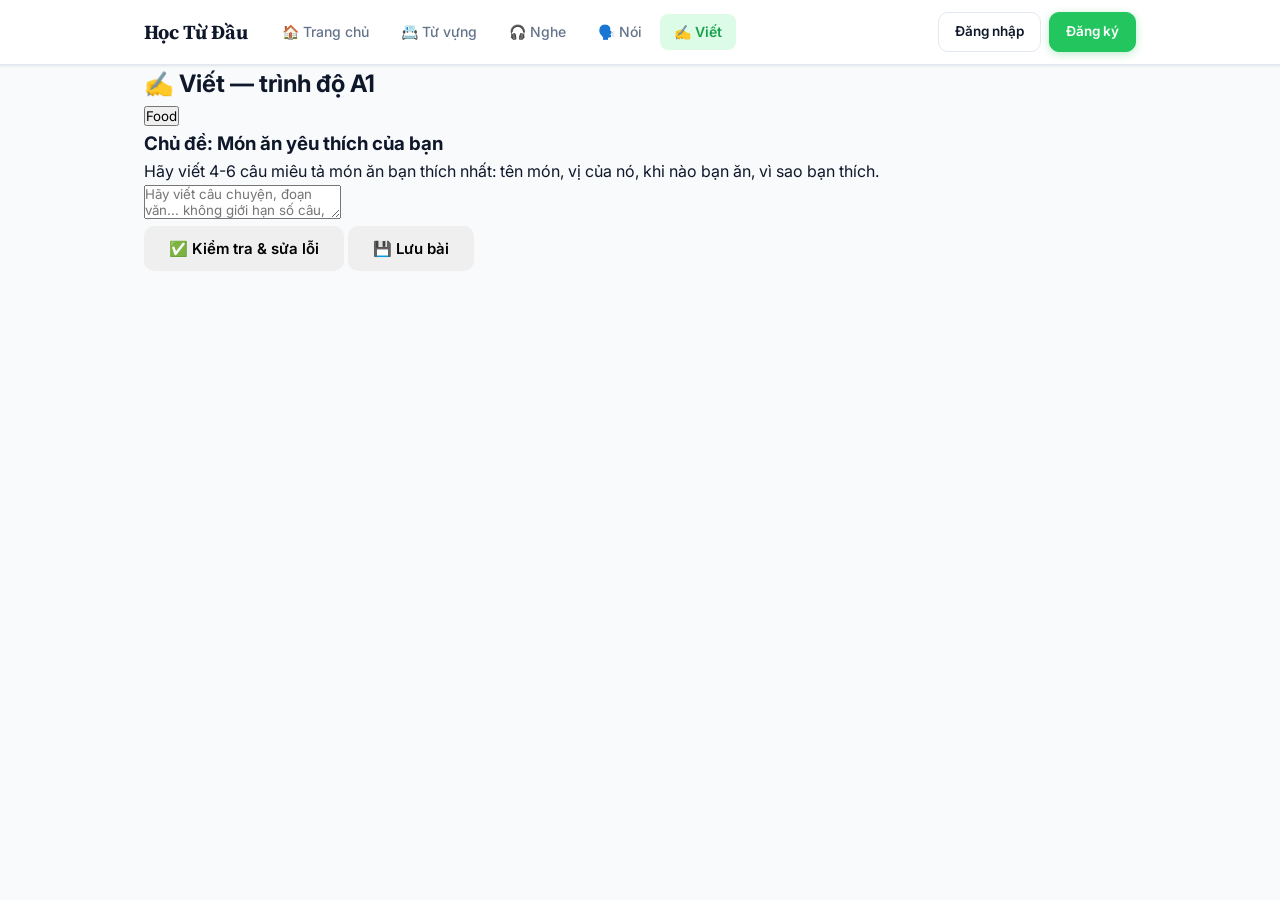
<file: pages/viet-bai-hoc.html>
<!DOCTYPE html>
<html lang="vi">
<head>
<meta charset="UTF-8">
<meta name="viewport" content="width=device-width, initial-scale=1.0">
<title>Luyện viết — Học Từ Đầu</title>
<link rel="preconnect" href="https://fonts.googleapis.com">
<link href="https://fonts.googleapis.com/css2?family=Source+Serif+4:opsz,wght@8..60,500;8..60,600&family=Inter:wght@400;500;600;700&display=swap" rel="stylesheet">
<link rel="stylesheet" href="../assets/css/style.css">
</head>
<body>

  <header class="site-header">
    <div class="container">
      <a href="../index.html" class="logo">Học Từ Đầu</a>
      <ul class="nav-links">
        <li><a href="../index.html">🏠 Trang chủ</a></li>
        <li><a href="tu-vung.html">📇 Từ vựng</a></li>
        <li><a href="nghe.html">🎧 Nghe</a></li>
        <li><a href="noi.html">🗣️ Nói</a></li>
        <li><a href="viet.html" class="active">✍️ Viết</a></li>
      </ul>
      <div id="navAuthSlot"></div>
    </div>
  </header>

  <section class="writing-section">
    <div class="container">
      <h2>✍️ Viết — trình độ <span id="levelLabel">A1</span></h2>

      <!-- Tab chủ đề: mỗi <button> ứng với 1 topicId, data-topic để JS đọc -->
      <div class="topic-tabs" id="topicTabs">
        <button class="topic-tab active" data-topic="food">Food</button>
        <!-- Thêm chủ đề mới: copy 1 dòng <button> ở đây,
             rồi thêm object tương ứng trong TOPICS ở viet-bai-hoc.js -->
      </div>

      <div class="writing-box" id="writingBox">
        <h3 id="topicTitle"></h3>
        <p class="prompt" id="topicPrompt"></p>

        <textarea
          id="writingInput"
          class="textarea tall"
          placeholder="Hãy viết câu chuyện, đoạn văn... không giới hạn số câu, dùng các từ vựng đã học nhé!"
        ></textarea>

        <div class="writing-controls">
          <button class="btn" id="checkBtn">✅ Kiểm tra &amp; sửa lỗi</button>
          <button class="btn ghost" id="saveBtn">💾 Lưu bài</button>
        </div>

        <div class="writing-result" id="writingResult" style="display:none;">
          <h4>Kết quả review:</h4>
          <div id="resultSummary"></div>
          <div id="resultIssues"></div>
          <h4>Bản chỉnh cuối:</h4>
          <p id="resultCorrected"></p>
        </div>
      </div>
    </div>
  </section>

  <script src="../assets/js/auth.js"></script>
  <script src="../assets/js/viet-bai-hoc.js"></script>
  <script>
    renderNavAuth('');
  </script>

</body>
</html>
</file>
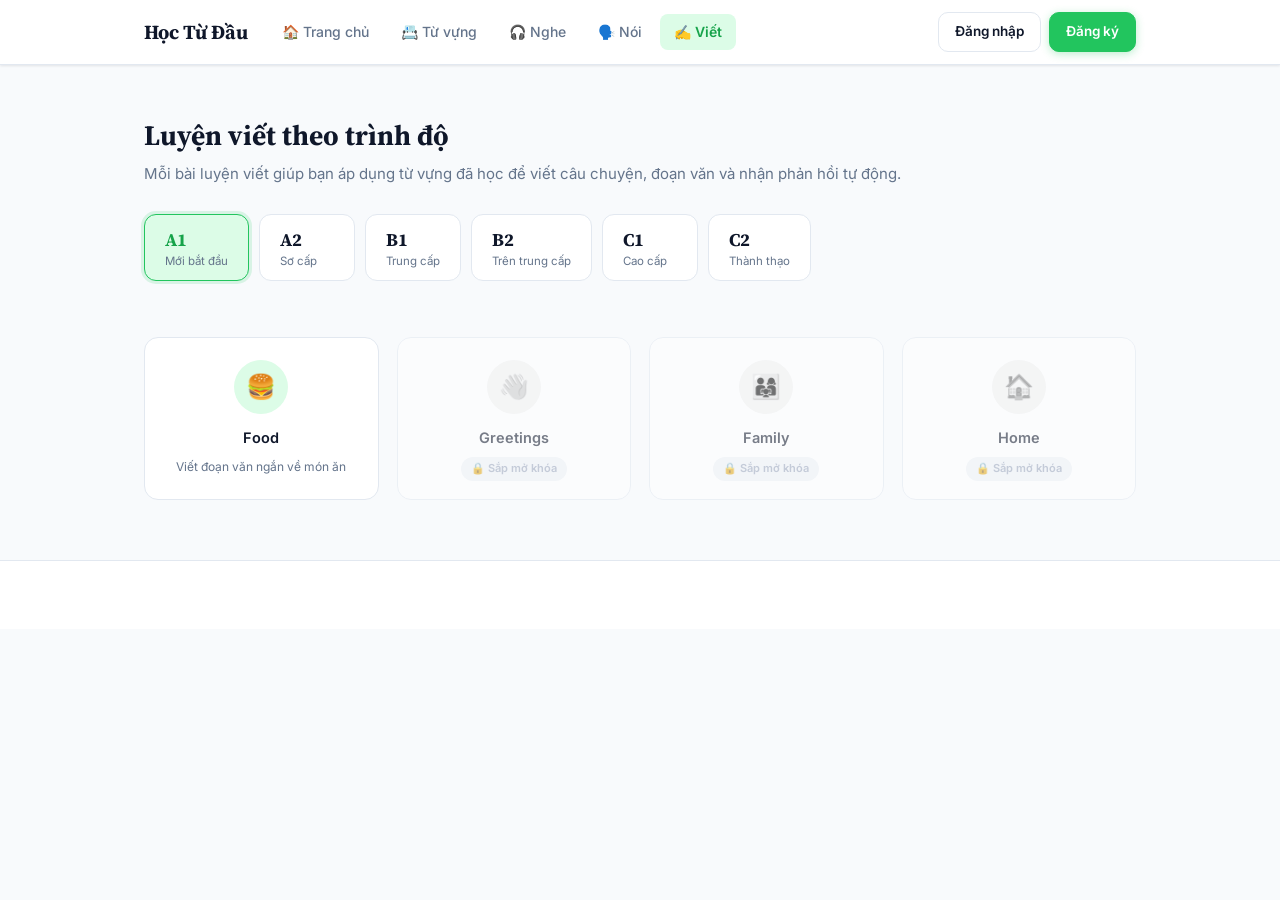
<file: pages/viet.html>
<!DOCTYPE html>
<html lang="vi">
<head>
<meta charset="UTF-8">
<meta name="viewport" content="width=device-width, initial-scale=1.0">
<title>Viết — Học Từ Đầu</title>
<link rel="preconnect" href="https://fonts.googleapis.com">
<link href="https://fonts.googleapis.com/css2?family=Source+Serif+4:opsz,wght@8..60,500;8..60,600&family=Inter:wght@400;500;600;700&display=swap" rel="stylesheet">
<link rel="stylesheet" href="../assets/css/style.css">
</head>
<body>

  <header class="site-header">
    <div class="container">
      <a href="../index.html" class="logo">Học Từ Đầu</a>
      <ul class="nav-links">
        <li><a href="../index.html">🏠 Trang chủ</a></li>
        <li><a href="tu-vung.html">📇 Từ vựng</a></li>
        <li><a href="nghe.html">🎧 Nghe</a></li>
        <li><a href="noi.html">🗣️ Nói</a></li>
        <li><a href="viet.html" class="active">✍️ Viết</a></li>
      </ul>
      <div id="navAuthSlot"></div>
    </div>
  </header>

  <section class="level-select-wrap">
    <div class="container">
      <h2 class="page-title">Luyện viết theo trình độ</h2>
      <p class="page-sub">Mỗi bài luyện viết giúp bạn áp dụng từ vựng đã học để viết câu chuyện, đoạn văn và nhận phản hồi tự động.</p>
      <div class="level-row" id="levelRow">
        <button class="level-pill active" data-level="A1"><span class="code">A1</span><span class="name">Mới bắt đầu</span></button>
        <button class="level-pill" data-level="A2"><span class="code">A2</span><span class="name">Sơ cấp</span></button>
        <button class="level-pill" data-level="B1"><span class="code">B1</span><span class="name">Trung cấp</span></button>
        <button class="level-pill" data-level="B2"><span class="code">B2</span><span class="name">Trên trung cấp</span></button>
        <button class="level-pill" data-level="C1"><span class="code">C1</span><span class="name">Cao cấp</span></button>
        <button class="level-pill" data-level="C2"><span class="code">C2</span><span class="name">Thành thạo</span></button>
      </div>
    </div>
  </section>

  <section class="container">
    <div class="topic-grid" id="topicGrid"></div>
  </section>

  <footer class="site-footer">
    <div class="container"></div>
  </footer>

  <script src="../assets/js/auth.js"></script>
  <script>
    renderNavAuth('../');

    // Dữ liệu chủ đề luyện viết theo từng trình độ.
    // "href: null" nghĩa là chưa có bài viết thật -> thẻ sẽ hiện khóa 🔒
    const topicsByLevel = {
      A1: [
        { emoji: '🍔', name: 'Food', meta: 'Viết đoạn văn ngắn về món ăn', href: 'viet-bai-hoc.html' },
        { emoji: '👋', name: 'Greetings', meta: '', href: null },
        { emoji: '👨‍👩‍👧', name: 'Family', meta: '', href: null },
        { emoji: '🏠', name: 'Home', meta: '', href: null }
      ],
      A2: [
        { emoji: '🛍️', name: 'Shopping', meta: '', href: null },
        { emoji: '⏰', name: 'Daily Routine', meta: '', href: null },
        { emoji: '🌤️', name: 'Weather', meta: '', href: null }
      ],
      B1: [
        { emoji: '✈️', name: 'Travel Story', meta: '', href: null },
        { emoji: '💼', name: 'Job Application', meta: '', href: null }
      ],
      B2: [
        { emoji: '🏥', name: 'Health Essay', meta: '', href: null }
      ],
      C1: [
        { emoji: '📰', name: 'Opinion Article', meta: '', href: null }
      ],
      C2: [
        { emoji: '⚖️', name: 'Academic Report', meta: '', href: null }
      ]
    };

    const topicGrid = document.getElementById('topicGrid');

    function renderTopics(level) {
      const topics = topicsByLevel[level] || [];
      topicGrid.innerHTML = topics.map(t => {
        if (t.href) {
          return `
            <a href="${t.href}" class="topic-card unlocked">
              <div class="emoji">${t.emoji}</div>
              <h3>${t.name}</h3>
              <span class="meta">${t.meta}</span>
            </a>`;
        }
        return `
          <div class="topic-card locked">
            <div class="emoji">${t.emoji}</div>
            <h3>${t.name}</h3>
            <span class="lock-tag">🔒 Sắp mở khóa</span>
          </div>`;
      }).join('');
    }

    // Sự kiện chuyển trình độ khi click button
    document.querySelectorAll('.level-pill').forEach(btn => {
      btn.addEventListener('click', () => {
        document.querySelectorAll('.level-pill').forEach(b => b.classList.remove('active'));
        btn.classList.add('active');
        renderTopics(btn.dataset.level);
      });
    });

    // Mặc định hiển thị danh sách bài viết trình độ A1
    renderTopics('A1');
  </script>

</body>
</html>
</file>
<file: assets/css/style.css>
/* ============================================================
   LEARN ENGLISH WEB — Global Stylesheet
   Theme    : Green (MyWords-inspired)
   Modes    : Light (default) + Dark [data-theme='dark']
   Fonts    : Inter (body) + Source Serif 4 (headings)
   Author   : 24CT2 – Ngô Thị Thơ
   ============================================================ */

/* ============================================================
   1. CSS CUSTOM PROPERTIES (TOKENS)
   ============================================================ */
:root {
  /* Brand – Green */
  --primary:         #22C55E;
  --primary-dark:    #16A34A;
  --primary-soft:    #DCFCE7;
  --primary-softer:  #F0FDF4;

  /* Backgrounds */
  --bg:              #F8FAFC;
  --surface:         #FFFFFF;
  --surface2:        #F1F5F9;

  /* Text */
  --ink:             #0F172A;
  --ink-soft:        #64748B;

  /* Borders */
  --line:            #E2E8F0;

  /* Danger */
  --red:             #EF4444;
  --red-soft:        #FEE2E2;

  /* Warning */
  --amber:           #F59E0B;
  --amber-soft:      #FEF3C7;
  --amber-deep:      #D97706;

  /* Misc */
  --lock:            #9AA6BC;
  --lock-soft:       #EEF1F6;
  --radius:          14px;

  /* Shadows */
  --shadow-sm:  0 1px 3px rgba(15,23,42,.06), 0 1px 2px rgba(15,23,42,.04);
  --shadow-md:  0 4px 16px rgba(15,23,42,.08), 0 1px 4px rgba(15,23,42,.06);
  --shadow-lg:  0 10px 36px rgba(15,23,42,.12), 0 2px 8px rgba(15,23,42,.06);

  /* Transition */
  --trans-color: background 0.3s ease, color 0.3s ease, border-color 0.3s ease;
}

/* ──────────────── DARK MODE OVERRIDES ──────────────────── */
[data-theme='dark'] {
  --bg:             #0F172A;
  --surface:        #1E293B;
  --surface2:       #334155;
  --ink:            #F1F5F9;
  --ink-soft:       #94A3B8;
  --line:           #334155;
  --primary-soft:   #14532D;
  --primary-softer: #052e16;
  --red-soft:       #450a0a;
  --amber-soft:     #451a03;
  --lock-soft:      #1e293b;
  --shadow-sm:  0 1px 3px rgba(0,0,0,.3);
  --shadow-md:  0 4px 16px rgba(0,0,0,.35);
  --shadow-lg:  0 10px 36px rgba(0,0,0,.45);
}

/* ============================================================
   2. RESET & BASE
   ============================================================ */
*, *::before, *::after {
  box-sizing: border-box;
  margin: 0;
  padding: 0;
}

html {
  scroll-behavior: smooth;
}

body {
  font-family: 'Inter', sans-serif;
  background: var(--bg);
  color: var(--ink);
  line-height: 1.6;
  transition: var(--trans-color);
  min-height: 100vh;
}

a {
  color: inherit;
  text-decoration: none;
}

img, svg {
  display: block;
  max-width: 100%;
}

button, input, textarea, select {
  font-family: inherit;
}

/* ============================================================
   3. LAYOUT HELPERS
   ============================================================ */
.container {
  max-width: 1040px;
  margin: 0 auto;
  padding: 0 24px;
}

.hidden {
  display: none !important;
}

/* ============================================================
   4. ANIMATIONS
   ============================================================ */
@keyframes fade-in {
  from { opacity: 0; transform: translateY(10px); }
  to   { opacity: 1; transform: translateY(0); }
}

@keyframes spin {
  to { transform: rotate(360deg); }
}

@keyframes pulse-green {
  0%, 100% { box-shadow: 0 0 0 0 rgba(34,197,94,.35); }
  50%       { box-shadow: 0 0 0 8px rgba(34,197,94,0); }
}

.fade-in {
  animation: fade-in 0.45s ease both;
}

/* ============================================================
   5. LOADING SPINNER
   ============================================================ */
.loading-spinner {
  display: inline-block;
  width: 22px;
  height: 22px;
  border: 3px solid var(--line);
  border-top-color: var(--primary);
  border-radius: 50%;
  animation: spin 0.75s linear infinite;
}

/* ============================================================
   6. CUSTOM SCROLLBAR (dark mode polish)
   ============================================================ */
::-webkit-scrollbar               { width: 6px; height: 6px; }
::-webkit-scrollbar-track         { background: transparent; }
::-webkit-scrollbar-thumb         { background: var(--line); border-radius: 99px; }
::-webkit-scrollbar-thumb:hover   { background: var(--ink-soft); }

/* ============================================================
   7. BUTTONS
   ============================================================ */
.btn {
  display: inline-flex;
  align-items: center;
  justify-content: center;
  gap: 8px;
  text-decoration: none;
  font-family: 'Inter', sans-serif;
  font-weight: 600;
  font-size: 15px;
  padding: 12px 24px;
  border-radius: 10px;
  border: 1.5px solid transparent;
  cursor: pointer;
  transition: background 0.2s, color 0.2s, border-color 0.2s, transform 0.1s, box-shadow 0.2s;
  white-space: nowrap;
}

.btn:active { transform: scale(0.97); }

/* Primary — Green */
.btn-primary {
  background: var(--primary);
  color: #fff;
  border-color: var(--primary);
  box-shadow: 0 2px 8px rgba(34,197,94,.30);
}
.btn-primary:hover {
  background: var(--primary-dark);
  border-color: var(--primary-dark);
  box-shadow: 0 4px 14px rgba(34,197,94,.40);
}

/* Secondary / Outline */
.btn-secondary {
  background: transparent;
  color: var(--ink);
  border-color: var(--line);
}
.btn-secondary:hover {
  border-color: var(--primary);
  color: var(--primary);
  background: var(--primary-softer);
}

/* Ghost / text-like */
.btn-ghost {
  background: transparent;
  color: var(--ink-soft);
  border-color: transparent;
  padding: 10px 16px;
}
.btn-ghost:hover { color: var(--ink); background: var(--surface2); }

/* Danger */
.btn-danger {
  background: var(--red-soft);
  color: var(--red);
  border-color: transparent;
}
.btn-danger:hover { filter: brightness(0.95); }

/* ============================================================
   8. HEADER / NAV
   ============================================================ */
.site-header {
  position: sticky;
  top: 0;
  z-index: 100;
  background: var(--surface);
  border-bottom: 1px solid var(--line);
  box-shadow: var(--shadow-sm);
  transition: var(--trans-color);
}

.site-header .container {
  display: flex;
  align-items: center;
  justify-content: space-between;
  height: 64px;
  gap: 20px;
}

/* Logo */
.logo {
  font-family: 'Source Serif 4', serif;
  font-weight: 700;
  font-size: 20px;
  color: var(--ink);
  text-decoration: none;
  display: flex;
  align-items: center;
  gap: 8px;
  flex-shrink: 0;
}

.logo .logo-dot {
  display: inline-block;
  width: 8px;
  height: 8px;
  background: var(--primary);
  border-radius: 50%;
}

/* Desktop nav links */
.nav-links {
  display: flex;
  gap: 4px;
  list-style: none;
  flex: 1;
}

.nav-links a {
  display: flex;
  align-items: center;
  gap: 6px;
  text-decoration: none;
  font-size: 14px;
  font-weight: 500;
  color: var(--ink-soft);
  padding: 7px 14px;
  border-radius: 8px;
  transition: background 0.18s, color 0.18s;
}

.nav-links a:hover {
  background: var(--primary-soft);
  color: var(--primary-dark);
}

.nav-links a.active {
  background: var(--primary-soft);
  color: var(--primary-dark);
  font-weight: 600;
}

/* Auth slot */
.navAuthSlot {
  display: flex;
  align-items: center;
  gap: 10px;
  flex-shrink: 0;
}

/* Theme toggle button */
#themeToggle {
  width: 38px;
  height: 38px;
  border-radius: 50%;
  border: 1.5px solid var(--line);
  background: var(--surface2);
  color: var(--ink-soft);
  font-size: 17px;
  cursor: pointer;
  display: flex;
  align-items: center;
  justify-content: center;
  transition: background 0.2s, color 0.2s, border-color 0.2s;
  flex-shrink: 0;
}
#themeToggle:hover {
  background: var(--primary-soft);
  color: var(--primary-dark);
  border-color: var(--primary);
}

/* Nav auth buttons */
.nav-auth {
  display: flex;
  align-items: center;
  gap: 8px;
}
.nav-auth .btn { padding: 8px 16px; font-size: 13.5px; }

/* Logged-in user */
.nav-user {
  display: flex;
  align-items: center;
  gap: 10px;
  font-size: 14px;
  font-weight: 600;
}
.nav-user .avatar {
  width: 34px;
  height: 34px;
  border-radius: 50%;
  background: var(--primary-soft);
  color: var(--primary-dark);
  display: flex;
  align-items: center;
  justify-content: center;
  font-size: 13px;
  font-weight: 700;
  border: 2px solid var(--primary);
}
.nav-user .logout-link {
  font-size: 13px;
  font-weight: 500;
  color: var(--ink-soft);
  text-decoration: none;
  border-bottom: 1px dashed var(--line);
  transition: color 0.2s;
}
.nav-user .logout-link:hover { color: var(--red); }

/* Mobile hamburger */
.mobile-menu-btn {
  display: none;
  background: none;
  border: none;
  cursor: pointer;
  padding: 6px;
  color: var(--ink);
  font-size: 22px;
  border-radius: 8px;
  transition: background 0.2s;
}
.mobile-menu-btn:hover { background: var(--surface2); }

/* Mobile nav */
.nav-mobile {
  display: none;
  flex-direction: column;
  background: var(--surface);
  border-bottom: 1px solid var(--line);
  padding: 12px 24px 20px;
  gap: 4px;
  animation: fade-in 0.25s ease;
}
.nav-mobile.open { display: flex; }
.nav-mobile a {
  text-decoration: none;
  font-size: 15px;
  font-weight: 500;
  color: var(--ink-soft);
  padding: 10px 14px;
  border-radius: 8px;
  transition: background 0.18s, color 0.18s;
}
.nav-mobile a:hover, .nav-mobile a.active {
  background: var(--primary-soft);
  color: var(--primary-dark);
}

/* ============================================================
   9. HERO SECTION
   ============================================================ */
.hero {
  padding: 80px 0 64px;
  background: linear-gradient(135deg, var(--primary-softer) 0%, var(--bg) 60%);
  overflow: hidden;
  position: relative;
}

/* Decorative blob */
.hero::before {
  content: '';
  position: absolute;
  width: 400px;
  height: 400px;
  border-radius: 50%;
  background: radial-gradient(circle, rgba(34,197,94,.12) 0%, transparent 70%);
  top: -80px;
  right: -80px;
  pointer-events: none;
}

.hero .container {
  display: flex;
  flex-direction: column;
  align-items: flex-start;
  max-width: 660px;
  position: relative;
}

.hero .eyebrow {
  display: inline-flex;
  align-items: center;
  gap: 8px;
  font-size: 13px;
  font-weight: 700;
  color: var(--primary-dark);
  background: var(--primary-soft);
  padding: 6px 14px;
  border-radius: 99px;
  margin-bottom: 20px;
  letter-spacing: 0.04em;
  text-transform: uppercase;
}

.hero h1 {
  font-family: 'Source Serif 4', serif;
  font-weight: 700;
  font-size: 48px;
  line-height: 1.12;
  letter-spacing: -0.02em;
  margin-bottom: 20px;
  color: var(--ink);
}

.hero h1 .highlight {
  color: var(--primary);
}

.hero p {
  font-size: 17px;
  line-height: 1.65;
  color: var(--ink-soft);
  margin-bottom: 36px;
  max-width: 520px;
}

.hero-actions {
  display: flex;
  gap: 14px;
  flex-wrap: wrap;
}

/* ============================================================
   10. SECTION COMMON
   ============================================================ */
.section-label {
  font-size: 12px;
  font-weight: 700;
  letter-spacing: 0.08em;
  text-transform: uppercase;
  color: var(--primary);
  margin-bottom: 8px;
}

.section-title {
  font-family: 'Source Serif 4', serif;
  font-size: 26px;
  font-weight: 700;
  color: var(--ink);
  margin-bottom: 6px;
}

.section-sub {
  color: var(--ink-soft);
  font-size: 15px;
  margin-bottom: 36px;
}

/* ============================================================
   11. FEATURE CARDS
   ============================================================ */
.features {
  padding: 72px 0 56px;
}

.feature-grid {
  display: grid;
  grid-template-columns: repeat(4, 1fr);
  gap: 18px;
}

.feature-card {
  background: var(--surface);
  border: 1.5px solid var(--line);
  border-radius: var(--radius);
  padding: 26px 22px 22px;
  text-decoration: none;
  color: var(--ink);
  display: flex;
  flex-direction: column;
  gap: 10px;
  transition: border-color 0.22s, box-shadow 0.22s, transform 0.22s;
  cursor: pointer;
}

.feature-card:hover {
  border-color: var(--primary);
  box-shadow: var(--shadow-md);
  transform: translateY(-3px);
}

.feature-card .icon {
  width: 44px;
  height: 44px;
  border-radius: 12px;
  display: flex;
  align-items: center;
  justify-content: center;
  font-size: 20px;
  margin-bottom: 4px;
  flex-shrink: 0;
}

/* Card accent colors */
.feature-card.vocab  .icon { background: var(--primary-soft); }
.feature-card.listen .icon { background: #EFF6FF; }
.feature-card.speak  .icon { background: #FFF7ED; }
.feature-card.read   .icon { background: #FDF4FF; }
.feature-card.write  .icon { background: var(--amber-soft); }

[data-theme='dark'] .feature-card.listen .icon { background: #1e3a5f; }
[data-theme='dark'] .feature-card.speak  .icon { background: #431407; }
[data-theme='dark'] .feature-card.read   .icon { background: #3b0764; }
[data-theme='dark'] .feature-card.write  .icon { background: #451a03; }

.feature-card h3 {
  font-size: 16px;
  font-weight: 700;
  margin: 0;
}

.feature-card p {
  font-size: 13.5px;
  color: var(--ink-soft);
  line-height: 1.55;
  margin: 0;
  flex: 1;
}

.feature-card .status {
  font-size: 11.5px;
  font-weight: 700;
  padding: 3px 10px;
  border-radius: 99px;
  display: inline-block;
  width: fit-content;
}
.status.ready {
  background: var(--primary-soft);
  color: var(--primary-dark);
}
.status.soon {
  background: var(--surface2);
  color: var(--ink-soft);
}

/* ============================================================
   12. LEVEL PILLS (A1 – C2)
   ============================================================ */
.level-select-wrap {
  padding: 48px 0 16px;
}

.level-select-wrap .page-title {
  font-family: 'Source Serif 4', serif;
  font-size: 28px;
  font-weight: 700;
  margin-bottom: 4px;
}

.level-select-wrap .page-sub {
  color: var(--ink-soft);
  font-size: 15px;
  margin-bottom: 28px;
}

.level-row {
  display: flex;
  gap: 10px;
  flex-wrap: wrap;
  margin-bottom: 40px;
}

.level-pill {
  border: 1.5px solid var(--line);
  background: var(--surface);
  border-radius: 12px;
  padding: 12px 20px;
  cursor: pointer;
  text-align: left;
  font-family: 'Inter', sans-serif;
  min-width: 96px;
  transition: border-color 0.2s, background 0.2s, box-shadow 0.2s;
}

.level-pill:hover:not(.active) {
  border-color: var(--primary);
  background: var(--primary-softer);
}

.level-pill .code {
  font-family: 'Source Serif 4', serif;
  font-weight: 700;
  font-size: 18px;
  color: var(--ink);
  display: block;
}

.level-pill .name {
  display: block;
  font-size: 11.5px;
  color: var(--ink-soft);
  margin-top: 2px;
}

.level-pill.active {
  border-color: var(--primary);
  background: var(--primary-soft);
  box-shadow: 0 0 0 3px rgba(34,197,94,.15);
}

.level-pill.active .code { color: var(--primary-dark); }

/* ============================================================
   13. TOPIC GRID
   ============================================================ */
.topic-grid {
  display: grid;
  grid-template-columns: repeat(4, 1fr);
  gap: 18px;
  padding-bottom: 60px;
}

.topic-card {
  background: var(--surface);
  border: 1.5px solid var(--line);
  border-radius: var(--radius);
  padding: 22px 16px 18px;
  text-align: center;
  text-decoration: none;
  color: var(--ink);
  display: flex;
  flex-direction: column;
  align-items: center;
  gap: 8px;
  transition: border-color 0.2s, box-shadow 0.2s, transform 0.2s;
}

.topic-card.unlocked:hover {
  border-color: var(--primary);
  box-shadow: var(--shadow-md);
  transform: translateY(-2px);
}

.topic-card .emoji {
  width: 54px;
  height: 54px;
  border-radius: 50%;
  background: var(--primary-soft);
  display: flex;
  align-items: center;
  justify-content: center;
  font-size: 24px;
  margin-bottom: 4px;
  transition: background 0.2s;
}

.topic-card.unlocked:hover .emoji {
  background: var(--primary);
}

.topic-card h3 {
  margin: 0;
  font-size: 14.5px;
  font-weight: 600;
}

.topic-card .meta {
  font-size: 12px;
  color: var(--ink-soft);
}

/* Progress bar per topic card */
.topic-card .topic-progress {
  width: 100%;
  height: 4px;
  background: var(--line);
  border-radius: 99px;
  overflow: hidden;
  margin-top: 6px;
}
.topic-card .topic-progress-fill {
  height: 100%;
  background: var(--primary);
  border-radius: 99px;
  transition: width 0.4s ease;
}

/* Locked state */
.topic-card.locked {
  opacity: 0.55;
  cursor: not-allowed;
  pointer-events: none;
}
.topic-card.locked .emoji {
  background: var(--lock-soft);
  filter: grayscale(1);
}
.topic-card .lock-tag {
  font-size: 11px;
  font-weight: 600;
  color: var(--lock);
  background: var(--lock-soft);
  padding: 3px 10px;
  border-radius: 99px;
}

/* ============================================================
   14. FLASHCARD / SRS REVIEW CARD
   ============================================================ */
.page-wrap {
  display: flex;
  flex-direction: column;
  align-items: center;
  padding: 48px 20px 80px;
}

.page-wrap header.page-head {
  text-align: center;
  margin-bottom: 32px;
}
.page-head .eyebrow {
  font-size: 13px;
  color: var(--ink-soft);
  margin-bottom: 6px;
}
.page-head h1 {
  font-family: 'Source Serif 4', serif;
  font-weight: 700;
  font-size: 30px;
  letter-spacing: -0.01em;
}

/* Progress bar */
.progress-wrap    { width: 100%; max-width: 440px; margin-bottom: 28px; }
.progress-track   { height: 7px; background: var(--line); border-radius: 99px; overflow: hidden; }
.progress-fill    { height: 100%; background: var(--primary); border-radius: 99px; transition: width .35s ease; width: 0%; }
.progress-label   { display: flex; justify-content: space-between; font-size: 12.5px; color: var(--ink-soft); margin-top: 7px; }

/* Main card */
.card {
  width: 100%;
  max-width: 440px;
  background: var(--surface);
  border-radius: var(--radius);
  border: 1.5px solid var(--line);
  box-shadow: var(--shadow-md);
  padding: 40px 32px 32px;
  text-align: center;
  position: relative;
  transition: var(--trans-color);
}

.card-index { position: absolute; top: 18px; left: 20px; font-size: 12.5px; color: var(--ink-soft); }

.word-en   { font-family: 'Source Serif 4', serif; font-weight: 700; font-size: 38px; margin: 20px 0 4px; letter-spacing: -0.01em; color: var(--ink); }
.word-type { font-size: 13px; color: var(--ink-soft); margin-bottom: 24px; font-style: italic; }

.sound-btn {
  display: inline-flex;
  align-items: center;
  gap: 6px;
  background: none;
  border: 1.5px solid var(--line);
  border-radius: 99px;
  padding: 8px 18px;
  font-size: 14px;
  color: var(--ink-soft);
  cursor: pointer;
  margin-bottom: 28px;
  transition: border-color 0.2s, color 0.2s, background 0.2s;
}
.sound-btn:hover {
  border-color: var(--primary);
  color: var(--primary-dark);
  background: var(--primary-softer);
}

.meaning-box {
  text-align: left;
  background: var(--surface2);
  border-radius: 10px;
  padding: 16px 18px;
  margin-bottom: 24px;
  max-height: 0;
  overflow: hidden;
  opacity: 0;
  transition: max-height .35s ease, opacity .35s ease;
}
.meaning-box.show { max-height: 220px; opacity: 1; }
.meaning-box .vi  { font-weight: 700; font-size: 18px; margin-bottom: 6px; color: var(--primary-dark); }
.meaning-box .example { font-size: 14px; color: var(--ink-soft); line-height: 1.55; }

.reveal-btn {
  width: 100%;
  background: var(--primary);
  color: #fff;
  border: none;
  border-radius: 10px;
  padding: 14px;
  font-size: 15px;
  font-weight: 600;
  cursor: pointer;
  margin-bottom: 16px;
  font-family: 'Inter', sans-serif;
  transition: background 0.2s, transform 0.1s;
  box-shadow: 0 2px 8px rgba(34,197,94,.28);
}
.reveal-btn:hover    { background: var(--primary-dark); }
.reveal-btn:active   { transform: scale(0.98); }
.reveal-btn:disabled { background: var(--line); color: var(--ink-soft); cursor: default; box-shadow: none; }

.judge-row { display: flex; gap: 12px; }
.judge-btn {
  flex: 1;
  border: none;
  border-radius: 10px;
  padding: 14px;
  font-size: 15px;
  font-weight: 600;
  cursor: pointer;
  font-family: 'Inter', sans-serif;
  transition: transform 0.1s, filter 0.15s;
}
.judge-btn:disabled         { opacity: .4; cursor: default; }
.judge-btn:active:not(:disabled) { transform: scale(0.97); }

.btn-forgot       { background: var(--red-soft);     color: var(--red); }
.btn-forgot:hover:not(:disabled) { filter: brightness(0.93); }
.btn-known        { background: var(--primary-soft); color: var(--primary-dark); }
.btn-known:hover:not(:disabled)  { filter: brightness(0.95); }

/* Summary */
.summary      { text-align: center; }
.summary h2   { font-family: 'Source Serif 4', serif; font-size: 28px; margin-bottom: 8px; }
.summary p    { color: var(--ink-soft); margin-bottom: 24px; }
.stat-row     { display: flex; gap: 16px; justify-content: center; margin-bottom: 28px; }
.stat         { padding: 16px 24px; border-radius: 12px; }
.stat.known   { background: var(--primary-soft); }
.stat.forgot  { background: var(--red-soft); }
.stat .num    { font-size: 28px; font-weight: 800; font-family: 'Source Serif 4', serif; }
.stat.known  .num  { color: var(--primary-dark); }
.stat.forgot .num  { color: var(--red); }
.stat .label  { font-size: 13px; color: var(--ink-soft); margin-top: 2px; }

.restart-btn {
  background: var(--primary);
  color: #fff;
  border: none;
  border-radius: 10px;
  padding: 14px 30px;
  font-size: 15px;
  font-weight: 600;
  cursor: pointer;
  font-family: 'Inter', sans-serif;
  transition: background 0.2s;
  box-shadow: 0 2px 8px rgba(34,197,94,.28);
}
.restart-btn:hover { background: var(--primary-dark); }

/* ──── SRS Review Card ──── */
.srs-card {
  width: 100%;
  max-width: 440px;
  background: var(--surface);
  border: 1.5px solid var(--line);
  border-radius: var(--radius);
  box-shadow: var(--shadow-md);
  padding: 36px 28px 28px;
  text-align: center;
  animation: fade-in 0.35s ease;
}

.srs-card .srs-front {
  font-family: 'Source Serif 4', serif;
  font-size: 36px;
  font-weight: 700;
  color: var(--ink);
  margin-bottom: 8px;
}

.srs-card .srs-sub {
  font-size: 13px;
  color: var(--ink-soft);
  margin-bottom: 24px;
  font-style: italic;
}

.srs-card .srs-back {
  display: none;
  text-align: left;
  background: var(--surface2);
  border-radius: 10px;
  padding: 16px 18px;
  margin-bottom: 20px;
}
.srs-card .srs-back.show { display: block; }
.srs-card .srs-back .meaning { font-weight: 700; color: var(--primary-dark); font-size: 18px; margin-bottom: 6px; }
.srs-card .srs-back .eg      { font-size: 13.5px; color: var(--ink-soft); line-height: 1.55; }

.srs-btn-row {
  display: flex;
  gap: 10px;
  flex-wrap: wrap;
}
.srs-btn-row button {
  flex: 1;
  min-width: 80px;
  border: none;
  border-radius: 10px;
  padding: 12px 8px;
  font-size: 13.5px;
  font-weight: 600;
  cursor: pointer;
  font-family: 'Inter', sans-serif;
  transition: filter 0.15s, transform 0.1s;
}
.srs-btn-row button:active { transform: scale(0.97); }
.srs-btn-row .srs-again  { background: var(--red-soft);     color: var(--red); }
.srs-btn-row .srs-hard   { background: var(--amber-soft);   color: var(--amber-deep); }
.srs-btn-row .srs-good   { background: var(--primary-soft); color: var(--primary-dark); }
.srs-btn-row .srs-easy   { background: var(--primary);      color: #fff; box-shadow: 0 2px 6px rgba(34,197,94,.28); }
.srs-btn-row button:hover { filter: brightness(0.94); }

/* ============================================================
   15. AUTH FORMS
   ============================================================ */
.auth-wrap {
  min-height: calc(100vh - 65px);
  display: flex;
  align-items: center;
  justify-content: center;
  padding: 40px 20px;
  background: linear-gradient(135deg, var(--primary-softer), var(--bg));
}

.auth-card {
  width: 100%;
  max-width: 400px;
  background: var(--surface);
  border: 1.5px solid var(--line);
  border-radius: var(--radius);
  padding: 40px 34px;
  box-shadow: var(--shadow-lg);
  animation: fade-in 0.4s ease;
}

.auth-card .auth-logo {
  text-align: center;
  margin-bottom: 24px;
}
.auth-card .auth-logo span {
  font-family: 'Source Serif 4', serif;
  font-weight: 700;
  font-size: 22px;
  color: var(--primary-dark);
}

.auth-card h1 {
  font-family: 'Source Serif 4', serif;
  font-size: 24px;
  font-weight: 700;
  text-align: center;
  margin-bottom: 6px;
}

.auth-card .auth-sub {
  text-align: center;
  color: var(--ink-soft);
  font-size: 14px;
  margin-bottom: 28px;
}

.field { margin-bottom: 18px; }
.field label {
  display: block;
  font-size: 13px;
  font-weight: 600;
  margin-bottom: 7px;
  color: var(--ink);
}
.field input {
  width: 100%;
  padding: 12px 14px;
  border: 1.5px solid var(--line);
  border-radius: 10px;
  font-size: 14px;
  font-family: 'Inter', sans-serif;
  background: var(--surface2);
  color: var(--ink);
  transition: border-color 0.2s, background 0.2s, box-shadow 0.2s;
}
.field input:focus {
  outline: none;
  border-color: var(--primary);
  background: var(--surface);
  box-shadow: 0 0 0 3px rgba(34,197,94,.15);
}

.auth-submit {
  width: 100%;
  background: var(--primary);
  color: #fff;
  border: none;
  border-radius: 10px;
  padding: 13px;
  font-size: 15px;
  font-weight: 600;
  cursor: pointer;
  font-family: 'Inter', sans-serif;
  margin-top: 4px;
  transition: background 0.2s, box-shadow 0.2s, transform 0.1s;
  box-shadow: 0 2px 8px rgba(34,197,94,.30);
}
.auth-submit:hover  { background: var(--primary-dark); box-shadow: 0 4px 14px rgba(34,197,94,.40); }
.auth-submit:active { transform: scale(0.98); }

.auth-switch {
  text-align: center;
  font-size: 13.5px;
  color: var(--ink-soft);
  margin-top: 20px;
}
.auth-switch a {
  color: var(--primary-dark);
  font-weight: 600;
  text-decoration: none;
}
.auth-switch a:hover { text-decoration: underline; }

.auth-banner {
  display: none;
  font-size: 13.5px;
  padding: 10px 14px;
  border-radius: 10px;
  margin-bottom: 18px;
  line-height: 1.5;
}
.auth-banner.show { display: block; }
.auth-banner.warn { background: var(--red-soft);     color: var(--red); }
.auth-banner.ok   { background: var(--primary-soft); color: var(--primary-dark); }

/* ============================================================
   16. DASHBOARD (hiển thị khi đã đăng nhập)
   ============================================================ */
.dashboard-wrap {
  padding: 40px 0 64px;
  animation: fade-in 0.4s ease;
}

.dashboard-wrap .dash-greeting {
  font-family: 'Source Serif 4', serif;
  font-size: 26px;
  font-weight: 700;
  margin-bottom: 4px;
}
.dashboard-wrap .dash-sub {
  font-size: 14px;
  color: var(--ink-soft);
  margin-bottom: 32px;
}

/* Stat cards row */
.dash-stat-row {
  display: grid;
  grid-template-columns: repeat(4, 1fr);
  gap: 16px;
  margin-bottom: 36px;
}

.stat-card {
  background: var(--surface);
  border: 1.5px solid var(--line);
  border-radius: var(--radius);
  padding: 22px 20px;
  display: flex;
  flex-direction: column;
  gap: 6px;
  transition: box-shadow 0.2s, transform 0.2s;
}
.stat-card:hover {
  box-shadow: var(--shadow-md);
  transform: translateY(-2px);
}
.stat-card .stat-icon {
  font-size: 22px;
  margin-bottom: 4px;
}
.stat-card .stat-value {
  font-family: 'Source Serif 4', serif;
  font-size: 28px;
  font-weight: 800;
  color: var(--ink);
}
.stat-card .stat-label {
  font-size: 13px;
  color: var(--ink-soft);
}

/* Streak badge */
.streak-badge {
  display: inline-flex;
  align-items: center;
  gap: 8px;
  background: linear-gradient(135deg, #ff6b00, #ff9500);
  color: #fff;
  font-size: 13.5px;
  font-weight: 700;
  padding: 8px 18px;
  border-radius: 99px;
  box-shadow: 0 3px 10px rgba(255,107,0,.35);
  animation: pulse-green 2s infinite;
}

/* XP bar */
.xp-bar-wrap {
  background: var(--surface);
  border: 1.5px solid var(--line);
  border-radius: var(--radius);
  padding: 22px 24px;
  margin-bottom: 32px;
}
.xp-bar-wrap .xp-header {
  display: flex;
  justify-content: space-between;
  align-items: center;
  margin-bottom: 12px;
}
.xp-bar-wrap .xp-label  { font-size: 14px; font-weight: 600; }
.xp-bar-wrap .xp-count  { font-size: 13px; color: var(--ink-soft); }
.xp-bar {
  height: 10px;
  background: var(--line);
  border-radius: 99px;
  overflow: hidden;
}
.xp-bar-fill {
  height: 100%;
  background: linear-gradient(90deg, var(--primary) 0%, #4ade80 100%);
  border-radius: 99px;
  transition: width 0.6s ease;
}

/* ============================================================
   17. SKILL TABS
   ============================================================ */
.skill-tabs-wrap {
  margin-bottom: 32px;
}

.skill-tabs {
  display: flex;
  gap: 6px;
  overflow-x: auto;
  padding-bottom: 2px;
  scrollbar-width: none;
}
.skill-tabs::-webkit-scrollbar { display: none; }

.skill-tab {
  display: inline-flex;
  align-items: center;
  gap: 7px;
  white-space: nowrap;
  padding: 9px 18px;
  border-radius: 99px;
  border: 1.5px solid var(--line);
  background: var(--surface);
  color: var(--ink-soft);
  font-size: 14px;
  font-weight: 500;
  cursor: pointer;
  transition: background 0.18s, color 0.18s, border-color 0.18s, box-shadow 0.18s;
  font-family: 'Inter', sans-serif;
}
.skill-tab:hover {
  background: var(--primary-softer);
  color: var(--primary-dark);
  border-color: var(--primary);
}
.skill-tab.active {
  background: var(--primary);
  color: #fff;
  border-color: var(--primary);
  font-weight: 600;
  box-shadow: 0 2px 8px rgba(34,197,94,.30);
}
.skill-tab .tab-icon { font-size: 16px; }

/* ============================================================
   18. READING SECTION
   ============================================================ */
.reading-wrap {
  padding: 48px 0 72px;
}

.reading-card {
  background: var(--surface);
  border: 1.5px solid var(--line);
  border-radius: var(--radius);
  padding: 36px 36px 28px;
  max-width: 760px;
  margin: 0 auto 32px;
  box-shadow: var(--shadow-sm);
  animation: fade-in 0.4s ease;
}

.reading-card .reading-meta {
  display: flex;
  align-items: center;
  gap: 10px;
  margin-bottom: 16px;
}
.reading-meta .reading-level {
  font-size: 11px;
  font-weight: 700;
  padding: 4px 10px;
  border-radius: 99px;
  background: var(--primary-soft);
  color: var(--primary-dark);
  text-transform: uppercase;
  letter-spacing: 0.06em;
}
.reading-meta .reading-topic {
  font-size: 12px;
  color: var(--ink-soft);
}

.reading-card h2 {
  font-family: 'Source Serif 4', serif;
  font-size: 22px;
  font-weight: 700;
  margin-bottom: 18px;
  color: var(--ink);
}

.reading-text {
  font-size: 16px;
  line-height: 1.9;
  color: var(--ink);
  border-left: 3px solid var(--primary);
  padding-left: 20px;
  margin-bottom: 24px;
}

.reading-text p { margin-bottom: 14px; }
.reading-text p:last-child { margin-bottom: 0; }

/* Highlight unknown word */
.reading-text .word-hl {
  background: var(--primary-soft);
  color: var(--primary-dark);
  border-radius: 4px;
  padding: 1px 4px;
  cursor: pointer;
  transition: background 0.15s;
}
.reading-text .word-hl:hover { background: var(--primary); color: #fff; }

/* Questions */
.reading-q {
  margin-top: 28px;
  display: flex;
  flex-direction: column;
  gap: 20px;
}

.reading-q .q-item {}
.reading-q .q-stem {
  font-size: 15px;
  font-weight: 600;
  color: var(--ink);
  margin-bottom: 12px;
}
.reading-q .q-options {
  display: flex;
  flex-direction: column;
  gap: 8px;
}
.reading-q .q-option {
  display: flex;
  align-items: center;
  gap: 10px;
  padding: 11px 14px;
  border: 1.5px solid var(--line);
  border-radius: 10px;
  cursor: pointer;
  font-size: 14px;
  color: var(--ink);
  transition: border-color 0.18s, background 0.18s;
}
.reading-q .q-option:hover         { border-color: var(--primary); background: var(--primary-softer); }
.reading-q .q-option.selected      { border-color: var(--primary); background: var(--primary-soft); color: var(--primary-dark); }
.reading-q .q-option.correct       { border-color: var(--primary); background: var(--primary-soft); color: var(--primary-dark); }
.reading-q .q-option.wrong         { border-color: var(--red);     background: var(--red-soft);     color: var(--red); }

.reading-q .q-option input[type='radio'] { accent-color: var(--primary); }

/* ============================================================
   19. PLACEHOLDER PAGE (Nghe / Nói / Coming soon)
   ============================================================ */
.placeholder-wrap {
  padding: 96px 0;
  text-align: center;
}
.placeholder-wrap .badge {
  display: inline-block;
  background: var(--primary-soft);
  color: var(--primary-dark);
  font-size: 13px;
  font-weight: 700;
  padding: 6px 16px;
  border-radius: 99px;
  margin-bottom: 20px;
  letter-spacing: 0.04em;
}
.placeholder-wrap h1 {
  font-family: 'Source Serif 4', serif;
  font-size: 32px;
  font-weight: 700;
  margin-bottom: 14px;
}
.placeholder-wrap p {
  color: var(--ink-soft);
  max-width: 440px;
  margin: 0 auto 32px;
  line-height: 1.65;
  font-size: 16px;
}

/* ============================================================
   20. FILL-IN-THE-BLANK (Viết / Write exercise)
   ============================================================ */
.fill-blank-box { text-align: left; }
.fill-blank-box .instruction {
  font-size: 13px;
  color: var(--ink-soft);
  margin-bottom: 18px;
}
.fill-sentence {
  font-size: 17px;
  line-height: 1.8;
  margin-bottom: 20px;
}
.fill-sentence input {
  width: 130px;
  border: none;
  border-bottom: 2.5px solid var(--primary);
  background: var(--primary-softer);
  border-radius: 6px 6px 0 0;
  padding: 4px 8px;
  font-size: 16px;
  font-family: 'Inter', sans-serif;
  text-align: center;
  color: var(--ink);
  transition: background 0.2s, border-color 0.2s;
}
.fill-sentence input:focus         { outline: none; background: var(--primary-soft); }
.fill-sentence input.correct       { border-color: var(--primary); background: var(--primary-soft); }
.fill-sentence input.wrong         { border-color: var(--red);     background: var(--red-soft); }

.fill-hint { font-size: 13px; color: var(--ink-soft); margin-bottom: 20px; }

.check-btn {
  width: 100%;
  background: var(--primary);
  color: #fff;
  border: none;
  border-radius: 10px;
  padding: 14px;
  font-size: 15px;
  font-weight: 600;
  cursor: pointer;
  font-family: 'Inter', sans-serif;
  transition: background 0.2s, transform 0.1s;
  box-shadow: 0 2px 8px rgba(34,197,94,.28);
}
.check-btn:hover  { background: var(--primary-dark); }
.check-btn:active { transform: scale(0.98); }

.fill-feedback { margin-top: 14px; font-size: 14px; font-weight: 600; text-align: center; }
.fill-feedback.ok { color: var(--primary-dark); }
.fill-feedback.no { color: var(--red); }

/* ============================================================
   21. DIALOGUE (Nghe – conversation fill)
   ============================================================ */
.dialogue-card {
  width: 100%;
  max-width: 580px;
  background: var(--surface);
  border: 1.5px solid var(--line);
  border-radius: var(--radius);
  padding: 30px 28px;
  box-shadow: var(--shadow-md);
}
.dialogue-scene {
  font-size: 13px;
  color: var(--ink-soft);
  background: var(--surface2);
  border-radius: 10px;
  padding: 10px 14px;
  margin-bottom: 20px;
}
.dialogue-line {
  display: flex;
  gap: 12px;
  margin-bottom: 18px;
  align-items: flex-start;
}
.dialogue-line .speaker {
  width: 34px;
  height: 34px;
  border-radius: 50%;
  background: var(--primary-soft);
  color: var(--primary-dark);
  display: flex;
  align-items: center;
  justify-content: center;
  font-size: 13px;
  font-weight: 700;
  flex-shrink: 0;
}
.dialogue-line .bubble {
  background: var(--surface2);
  border-radius: 10px;
  padding: 12px 14px;
  font-size: 14.5px;
  line-height: 1.6;
  flex: 1;
}
.dialogue-line .play-line {
  border: none;
  background: none;
  cursor: pointer;
  font-size: 15px;
  margin-right: 6px;
  color: var(--primary);
}
.dialogue-line input {
  border: none;
  border-bottom: 2.5px solid var(--primary);
  background: var(--primary-softer);
  border-radius: 4px 4px 0 0;
  padding: 2px 6px;
  font-size: 14.5px;
  width: 110px;
  text-align: center;
  font-family: 'Inter', sans-serif;
  color: var(--ink);
}
.dialogue-line input.correct { border-color: var(--primary); background: var(--primary-soft); }
.dialogue-line input.wrong   { border-color: var(--red);     background: var(--red-soft); }

/* ============================================================
   22. SPEAK (Nói – chat-style)
   ============================================================ */
.speak-card {
  width: 100%;
  max-width: 580px;
  background: var(--surface);
  border: 1.5px solid var(--line);
  border-radius: var(--radius);
  padding: 30px 28px 26px;
  box-shadow: var(--shadow-md);
}
.speak-scene {
  font-size: 13px;
  color: var(--ink-soft);
  background: var(--surface2);
  border-radius: 10px;
  padding: 10px 14px;
  margin-bottom: 20px;
}
.chat-log {
  display: flex;
  flex-direction: column;
  gap: 14px;
  margin-bottom: 22px;
  min-height: 60px;
}
.chat-bubble {
  max-width: 78%;
  padding: 11px 14px;
  border-radius: 14px;
  font-size: 14.5px;
  line-height: 1.55;
}
.chat-bubble.ai {
  align-self: flex-start;
  background: var(--surface2);
  border-bottom-left-radius: 4px;
}
.chat-bubble.me {
  align-self: flex-end;
  background: var(--primary);
  color: #fff;
  border-bottom-right-radius: 4px;
}
.chat-bubble .play-line {
  border: none;
  background: none;
  cursor: pointer;
  font-size: 13px;
  margin-right: 6px;
  color: var(--primary);
}
.speak-controls {
  display: flex;
  gap: 10px;
  align-items: center;
}
.mic-btn {
  flex-shrink: 0;
  width: 52px;
  height: 52px;
  border-radius: 50%;
  border: none;
  background: var(--primary);
  color: #fff;
  font-size: 20px;
  cursor: pointer;
  transition: background 0.2s, transform 0.15s;
  box-shadow: 0 3px 10px rgba(34,197,94,.35);
}
.mic-btn:hover      { background: var(--primary-dark); }
.mic-btn.recording  { background: var(--red); animation: pulse-green 1s infinite; }
.speak-hint-text    { font-size: 13px; color: var(--ink-soft); flex: 1; }
.next-turn-btn {
  width: 100%;
  margin-top: 16px;
  background: var(--ink);
  color: #fff;
  border: none;
  border-radius: 10px;
  padding: 13px;
  font-size: 14.5px;
  font-weight: 600;
  cursor: pointer;
  font-family: 'Inter', sans-serif;
  transition: background 0.2s;
}
.next-turn-btn:hover    { background: var(--ink-soft); }
.next-turn-btn:disabled { background: var(--line); color: var(--ink-soft); cursor: default; }

/* ============================================================
   23. FOOTER
   ============================================================ */
.site-footer {
  border-top: 1px solid var(--line);
  background: var(--surface);
  padding: 40px 0 28px;
  margin-top: auto;
  transition: var(--trans-color);
}

.site-footer .footer-inner {
  display: flex;
  justify-content: space-between;
  align-items: flex-start;
  gap: 32px;
  flex-wrap: wrap;
  margin-bottom: 32px;
}

.site-footer .footer-brand .logo {
  margin-bottom: 8px;
}
.site-footer .footer-brand p {
  font-size: 13.5px;
  color: var(--ink-soft);
  max-width: 240px;
  line-height: 1.55;
}

.site-footer .footer-links {
  display: flex;
  gap: 48px;
}
.site-footer .footer-col h4 {
  font-size: 13px;
  font-weight: 700;
  text-transform: uppercase;
  letter-spacing: 0.06em;
  color: var(--ink);
  margin-bottom: 12px;
}
.site-footer .footer-col ul {
  list-style: none;
  display: flex;
  flex-direction: column;
  gap: 8px;
}
.site-footer .footer-col a {
  font-size: 13.5px;
  color: var(--ink-soft);
  text-decoration: none;
  transition: color 0.18s;
}
.site-footer .footer-col a:hover { color: var(--primary); }

.site-footer .footer-bottom {
  border-top: 1px solid var(--line);
  padding-top: 20px;
  font-size: 12.5px;
  color: var(--ink-soft);
  display: flex;
  justify-content: space-between;
  align-items: center;
  flex-wrap: wrap;
  gap: 8px;
}

/* Simple fallback footer if no inner markup */
.site-footer .container > p {
  font-size: 13px;
  color: var(--ink-soft);
}

/* ============================================================
   24. RESPONSIVE — TABLET (max 900px)
   ============================================================ */
@media (max-width: 900px) {
  .feature-grid        { grid-template-columns: repeat(2, 1fr); }
  .topic-grid          { grid-template-columns: repeat(3, 1fr); }
  .dash-stat-row       { grid-template-columns: repeat(2, 1fr); }
  .site-footer .footer-links { gap: 28px; }
}

/* ============================================================
   25. RESPONSIVE — MOBILE (max 720px)
   ============================================================ */
@media (max-width: 720px) {
  /* Typography */
  .hero h1          { font-size: 32px; }
  .hero p           { font-size: 15px; }
  .hero             { padding: 56px 0 40px; }

  /* Nav */
  .nav-links        { display: none; }
  .mobile-menu-btn  { display: flex; }
  .navAuthSlot .nav-auth .btn-secondary { display: none; }

  /* Grids */
  .feature-grid     { grid-template-columns: 1fr 1fr; gap: 14px; }
  .topic-grid       { grid-template-columns: repeat(2, 1fr); gap: 14px; }
  .dash-stat-row    { grid-template-columns: repeat(2, 1fr); }
  .level-row        { gap: 8px; }
  .level-pill       { min-width: 80px; padding: 10px 14px; }

  /* Cards */
  .card             { padding: 28px 20px 24px; }
  .auth-card        { padding: 30px 24px; }
  .reading-card     { padding: 24px 20px; }
  .srs-card         { padding: 28px 20px 22px; }

  /* SRS buttons */
  .srs-btn-row      { flex-wrap: wrap; }
  .srs-btn-row button { min-width: calc(50% - 5px); }

  /* Stat row */
  .stat-row         { gap: 10px; }
  .stat             { padding: 12px 16px; }

  /* Footer */
  .site-footer .footer-inner  { flex-direction: column; }
  .site-footer .footer-links  { flex-direction: column; gap: 24px; }
  .site-footer .footer-bottom { flex-direction: column; text-align: center; }
}

/* ============================================================
   26. SMALL MOBILE (max 400px)
   ============================================================ */
@media (max-width: 400px) {
  .hero h1        { font-size: 27px; }
  .feature-grid   { grid-template-columns: 1fr; }
  .hero-actions   { flex-direction: column; }
  .hero-actions .btn { width: 100%; text-align: center; justify-content: center; }
  .dash-stat-row  { grid-template-columns: 1fr 1fr; }
  .skill-tab      { padding: 8px 12px; font-size: 13px; }
}
/* ============================================================
   END OF STYLESHEET
   ============================================================ */
</file>
